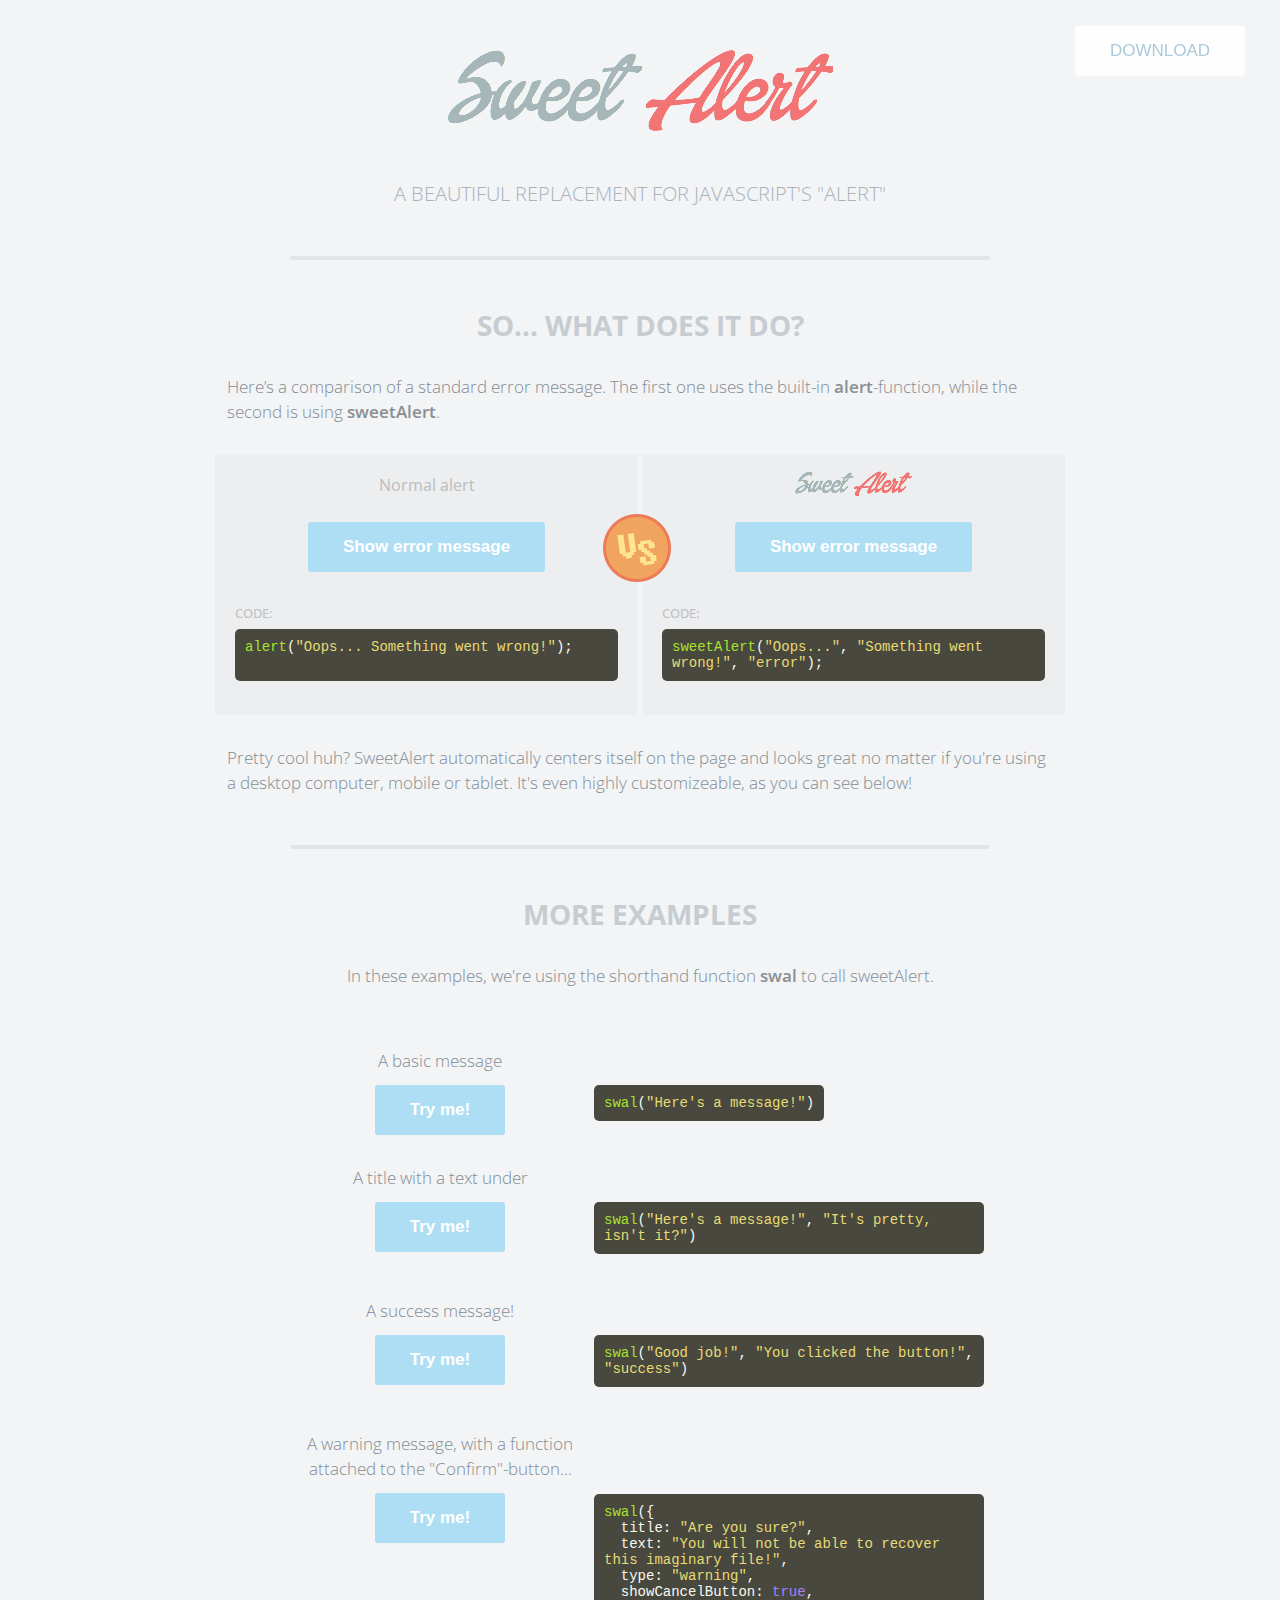
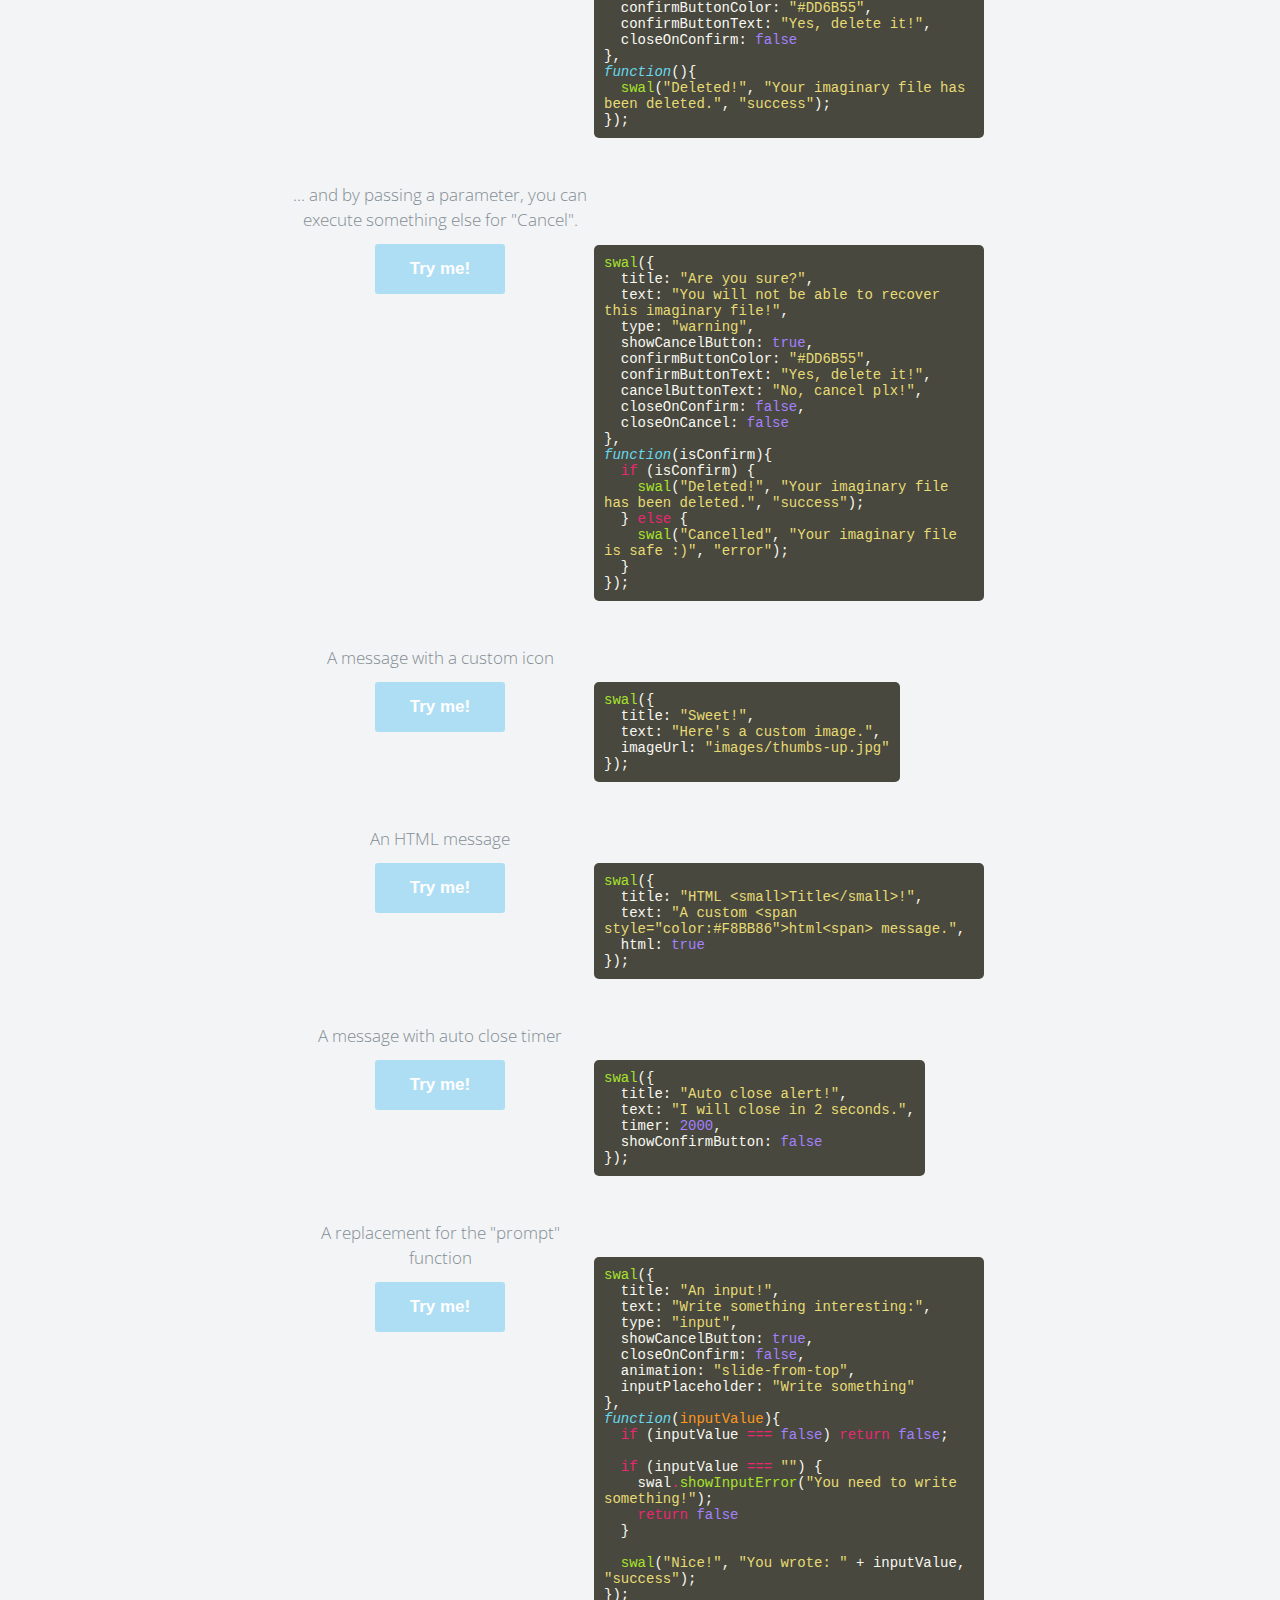
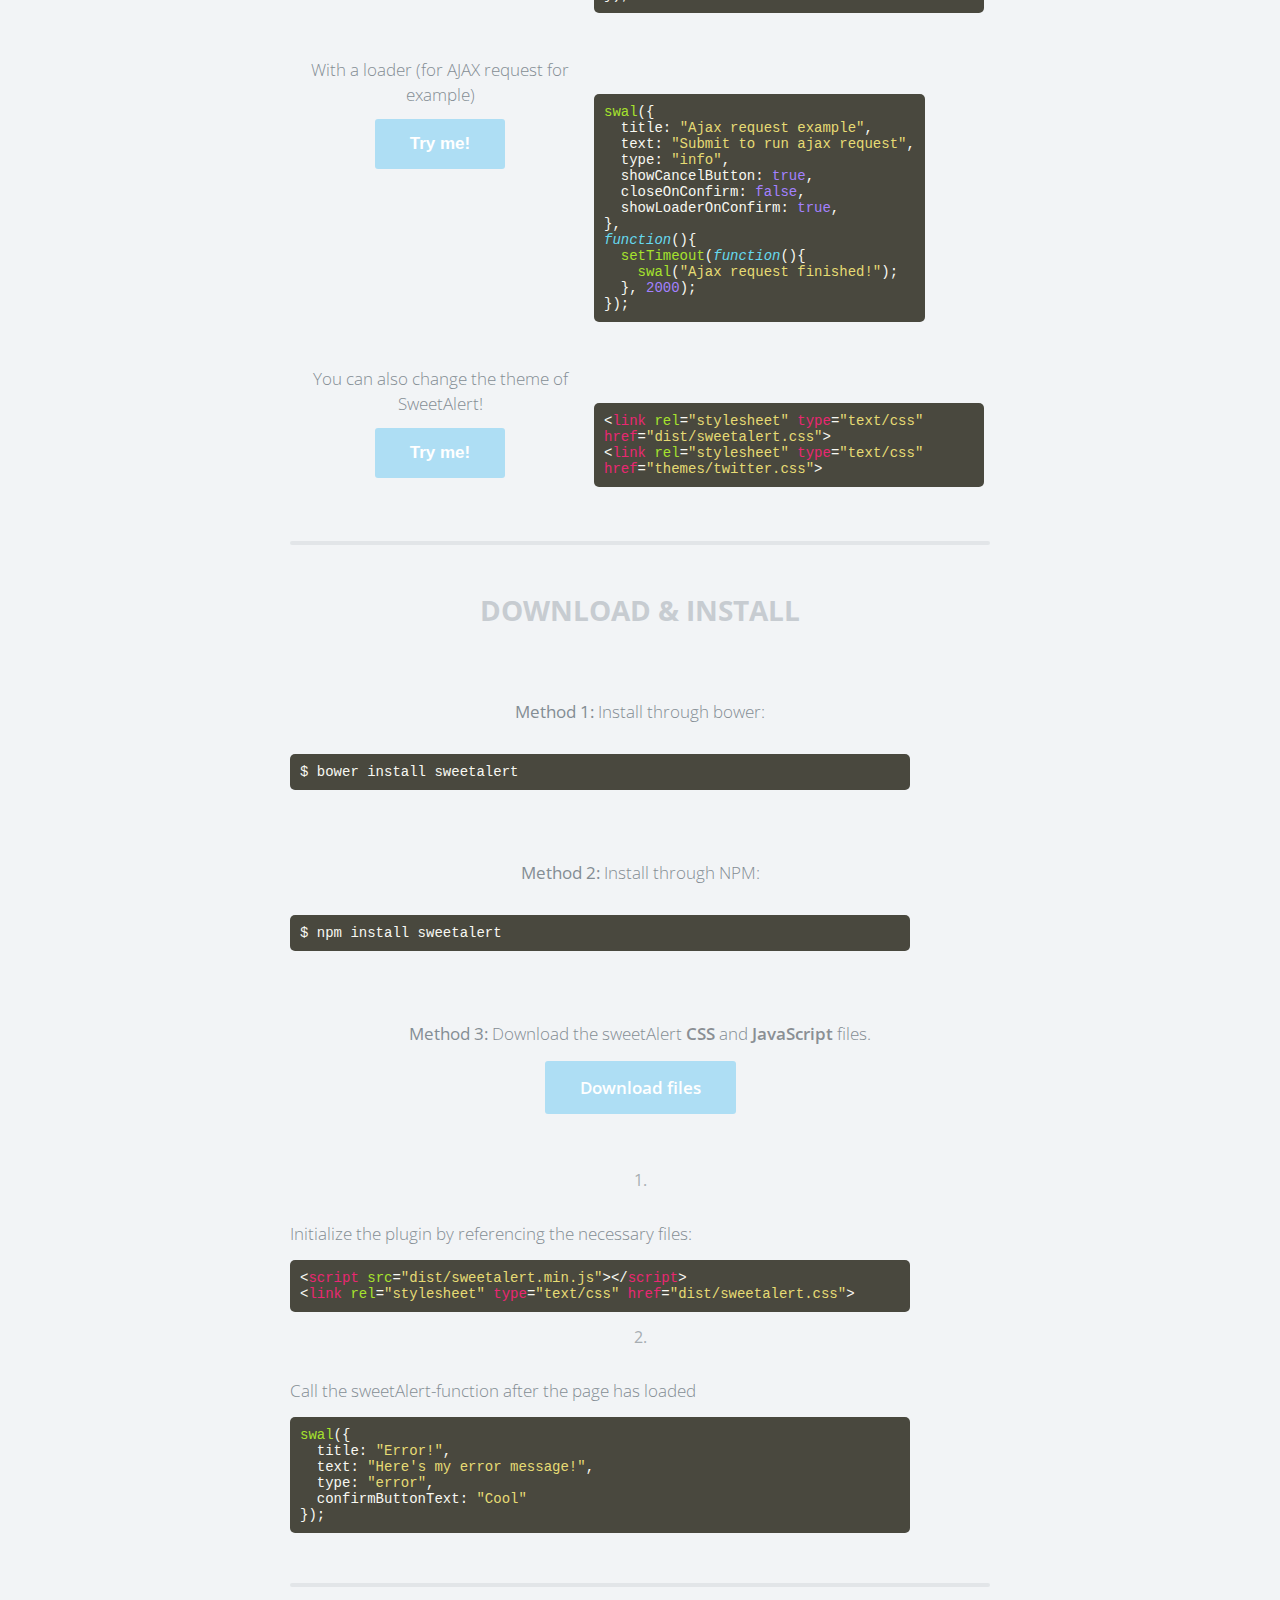
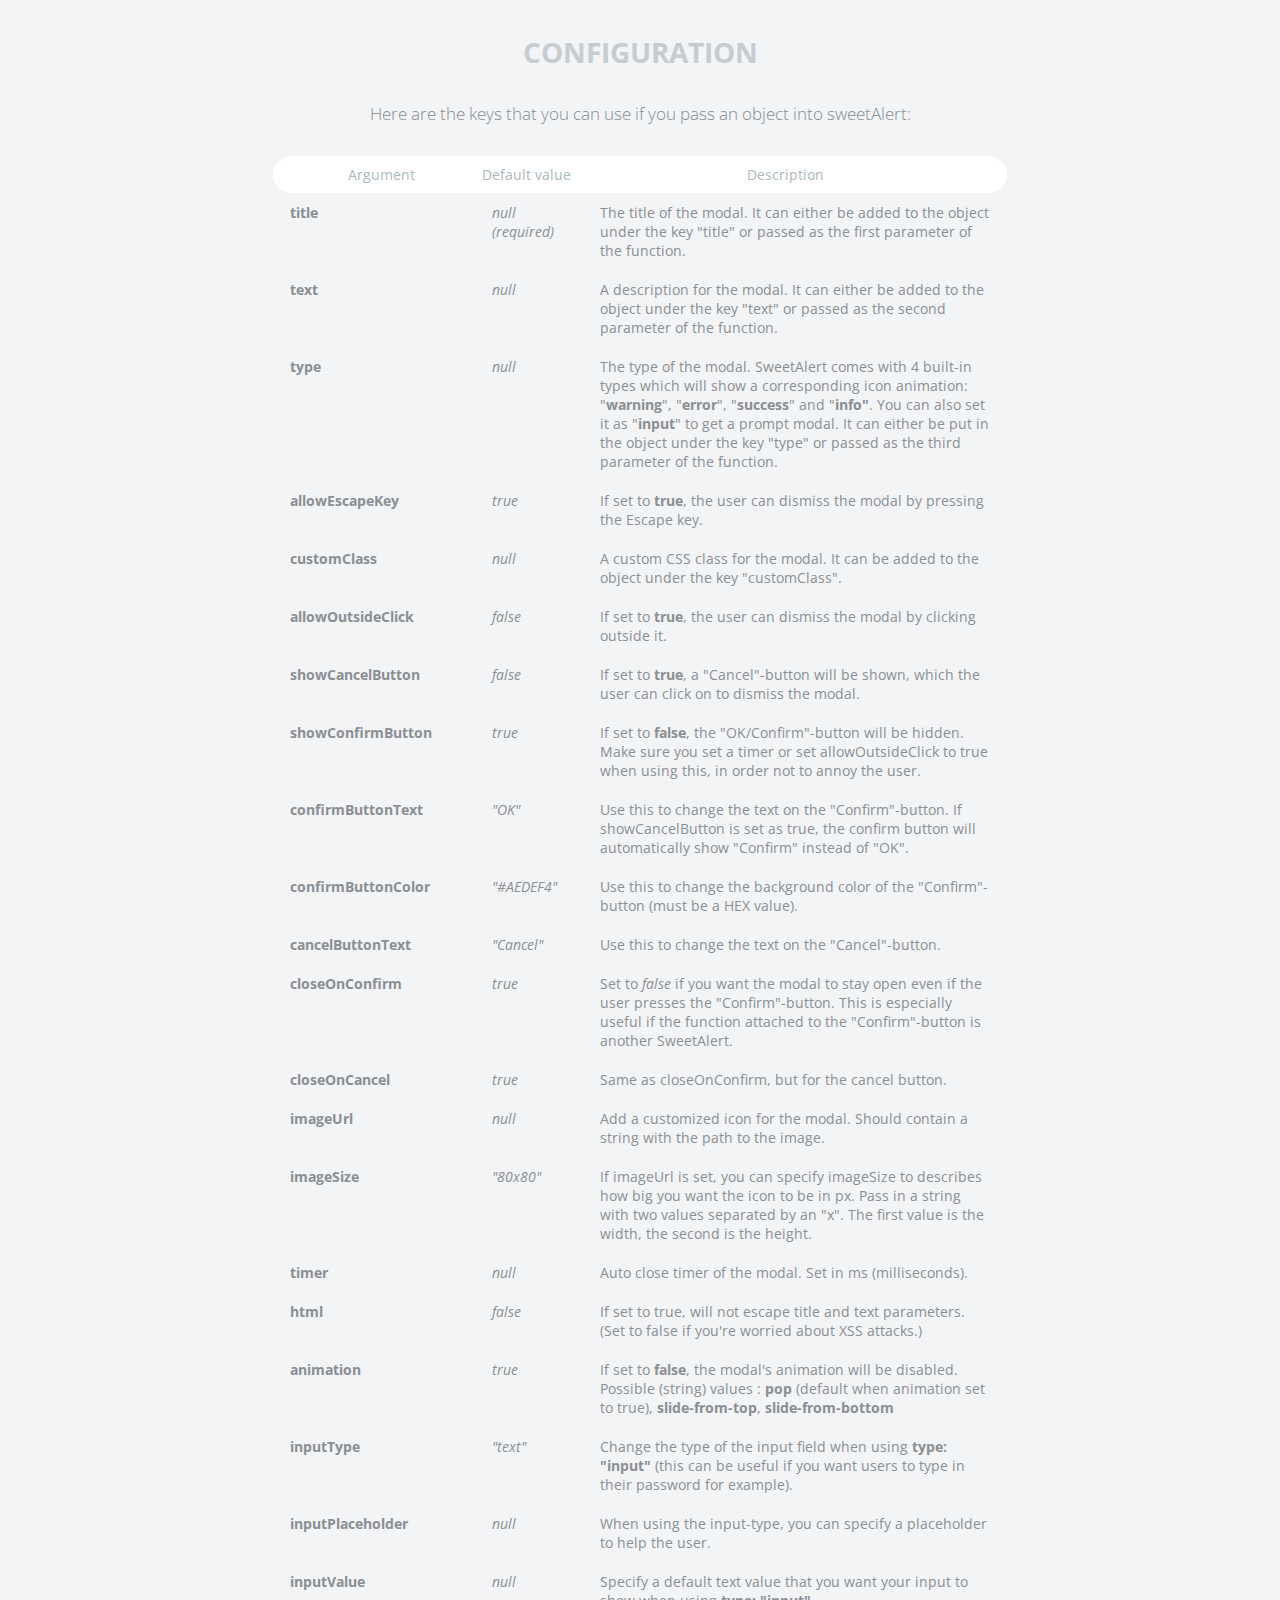
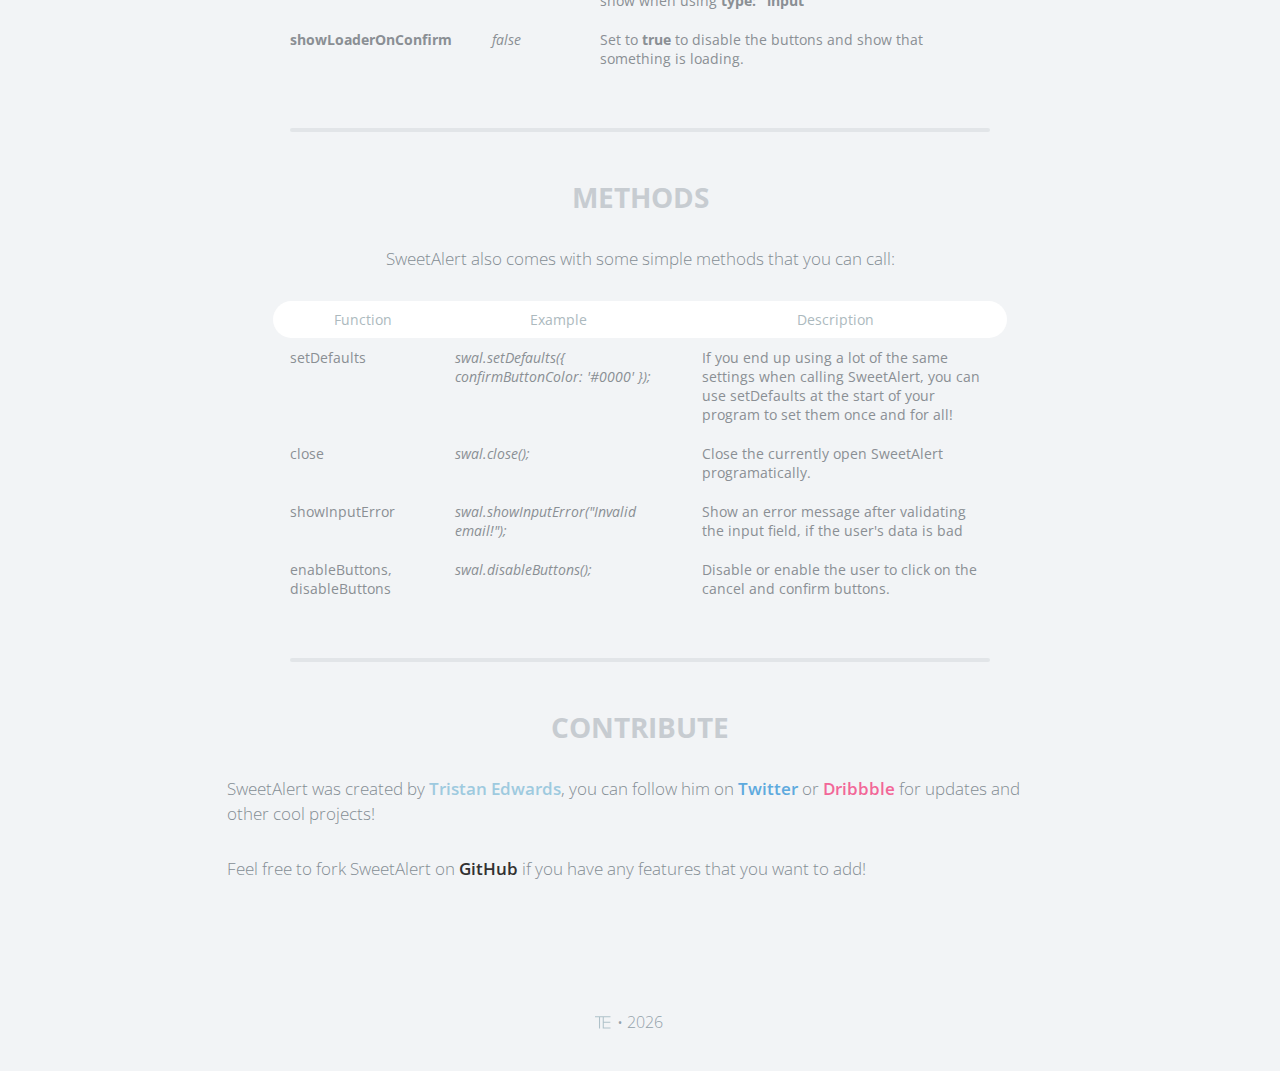
<file: sweetalert/index.html>
<!doctype html>

<html>

<head>
  <meta charset="utf-8">
  <meta name="viewport" content="width=device-width, initial-scale=1, maximum-scale=1, user-scalable=0" />
  <title>SweetAlert</title>

  <link rel="stylesheet" href="example/example.css">
  <script src="https://code.jquery.com/jquery-2.1.3.min.js"></script>

  <!-- This is what you need -->
  <script src="dist/sweetalert-dev.js"></script>
  <link rel="stylesheet" href="dist/sweetalert.css">
  <!--.......................-->

</head>

<body>

<h1>Sweet Alert</h1>
<h2>A beautiful replacement for JavaScript's "Alert"</h2>
<button class="download">Download</button>

<!-- What does it do? -->
<h3>So... What does it do?</h3>
<p>Here’s a comparison of a standard error message. The first one uses the built-in <strong>alert</strong>-function, while the second is using <strong>sweetAlert</strong>.</p>

<div class="showcase normal">
	<h4>Normal alert</h4>
	<button>Show error message</button>

	<h5>Code:</h5>
	<pre><span class="attr">alert</span>(<span class="str">"Oops... Something went wrong!"</span>);

	</pre>

	<div class="vs-icon"></div>
</div>

<div class="showcase sweet">
	<h4>Sweet Alert</h4>
	<button>Show error message</button>

	<h5>Code:</h5>
	<pre><span class="attr">sweetAlert</span>(<span class="str">"Oops..."</span>, <span class="str">"Something went wrong!"</span>, <span class="str">"error"</span>);</pre>
</div>

<p>Pretty cool huh? SweetAlert automatically centers itself on the page and looks great no matter if you're using a desktop computer, mobile or tablet. It's even highly customizeable, as you can see below!</p>


<!-- Examples -->
<h3>More examples</h3>

<p class="center">In these examples, we're using the shorthand function <strong>swal</strong> to call sweetAlert.</p>

<ul class="examples">

	<li class="message">
		<div class="ui">
			<p>A basic message</p>
			<button>Try me!</button>
		</div>
		<pre><span class="attr">swal</span>(<span class="str">"Here's a message!"</span>)</pre>
	</li>

	<li class="title-text">
		<div class="ui">
			<p>A title with a text under</p>
			<button>Try me!</button>
		</div>
		<pre><span class="attr">swal</span>(<span class="str">"Here's a message!"</span>, <span class="str">"It's pretty, isn't it?"</span>)</pre>
	</li>

	<li class="success">
		<div class="ui">
			<p>A success message!</p>
			<button>Try me!</button>
		</div>
		<pre><span class="attr">swal</span>(<span class="str">"Good job!"</span>, <span class="str">"You clicked the button!"</span>, <span class="str">"success"</span>)</pre>
	</li>

	<li class="warning confirm">
		<div class="ui">
			<p>A warning message, with a function attached to the "Confirm"-button...</p>
			<button>Try me!</button>
		</div>
		<pre><span class="attr">swal</span>({
&nbsp;&nbsp;title: <span class="str">"Are you sure?"</span>,
&nbsp;&nbsp;text: <span class="str">"You will not be able to recover this imaginary file!"</span>,
&nbsp;&nbsp;type: <span class="str">"warning"</span>,
&nbsp;&nbsp;showCancelButton: <span class="val">true</span>,
&nbsp;&nbsp;confirmButtonColor: <span class="str">"#DD6B55"</span>,
&nbsp;&nbsp;confirmButtonText: <span class="str">"Yes, delete it!"</span>,
&nbsp;&nbsp;closeOnConfirm: <span class="val">false</span>
},
<span class="func"><i>function</i></span>(){
&nbsp;&nbsp;<span class="attr">swal</span>(<span class="str">"Deleted!"</span>, <span class="str">"Your imaginary file has been deleted."</span>, <span class="str">"success"</span>);
});</pre>
	</li>

	<li class="warning cancel">
		<div class="ui">
			<p>... and by passing a parameter, you can execute something else for "Cancel".</p>
			<button>Try me!</button>
		</div>
		<pre><span class="attr">swal</span>({
&nbsp;&nbsp;title: <span class="str">"Are you sure?"</span>,
&nbsp;&nbsp;text: <span class="str">"You will not be able to recover this imaginary file!"</span>,
&nbsp;&nbsp;type: <span class="str">"warning"</span>,
&nbsp;&nbsp;showCancelButton: <span class="val">true</span>,
&nbsp;&nbsp;confirmButtonColor: <span class="str">"#DD6B55"</span>,
&nbsp;&nbsp;confirmButtonText: <span class="str">"Yes, delete it!"</span>,
&nbsp;&nbsp;cancelButtonText: <span class="str">"No, cancel plx!"</span>,
&nbsp;&nbsp;closeOnConfirm: <span class="val">false</span>,
&nbsp;&nbsp;closeOnCancel: <span class="val">false</span>
},
<span class="func"><i>function</i></span>(isConfirm){
&nbsp;&nbsp;<span class="tag">if</span> (isConfirm) {
&nbsp;&nbsp;&nbsp;&nbsp;<span class="attr">swal</span>(<span class="str">"Deleted!"</span>, <span class="str">"Your imaginary file has been deleted."</span>, <span class="str">"success"</span>);
&nbsp;&nbsp;} <span class="tag">else</span> {
	&nbsp;&nbsp;&nbsp;&nbsp;<span class="attr">swal</span>(<span class="str">"Cancelled"</span>, <span class="str">"Your imaginary file is safe :)"</span>, <span class="str">"error"</span>);
&nbsp;&nbsp;}
});</pre>
	</li>

	<li class="custom-icon">
		<div class="ui">
			<p>A message with a custom icon</p>
			<button>Try me!</button>
		</div>
		<pre><span class="attr">swal</span>({
&nbsp;&nbsp;title: <span class="str">"Sweet!"</span>,
&nbsp;&nbsp;text: <span class="str">"Here's a custom image."</span>,
&nbsp;&nbsp;imageUrl: <span class="str">"images/thumbs-up.jpg"</span>
});</pre>
	</li>

	<li class="message-html">
		<div class="ui">
			<p>An HTML message</p>
			<button>Try me!</button>
		</div>
		<pre><span class="attr">swal</span>({
&nbsp;&nbsp;title: <span class="str">"HTML &lt;small&gt;Title&lt;/small&gt;!"</span>,
&nbsp;&nbsp;text: <span class="str">"A custom &lt;span style="color:#F8BB86"&gt;html&lt;span&gt; message."</span>,
&nbsp;&nbsp;html: <span class="val">true</span>
});</pre>
	</li>

	<li class="timer">
		<div class="ui">
			<p>A message with auto close timer</p>
			<button>Try me!</button>
		</div>
		<pre><span class="attr">swal</span>({
&nbsp;&nbsp;title: <span class="str">"Auto close alert!"</span>,
&nbsp;&nbsp;text: <span class="str">"I will close in 2 seconds."</span>,
&nbsp;&nbsp;timer: <span class="val">2000</span>,
&nbsp;&nbsp;showConfirmButton: <span class="val">false</span>
});</pre>
	</li>


	<li class="input">
		<div class="ui">
			<p>A replacement for the "prompt" function</p>
			<button>Try me!</button>
		</div>
		<pre><span class="attr">swal</span>({
&nbsp;&nbsp;title: <span class="str">"An input!"</span>,
&nbsp;&nbsp;text: <span class="str">"Write something interesting:"</span>,
&nbsp;&nbsp;type: <span class="str">"input"</span>,
&nbsp;&nbsp;showCancelButton: <span class="val">true</span>,
&nbsp;&nbsp;closeOnConfirm: <span class="val">false</span>,
&nbsp;&nbsp;animation: <span class="str">"slide-from-top"</span>,
&nbsp;&nbsp;inputPlaceholder: <span class="str">"Write something"</span>
},
<span class="func"><i>function</i></span>(<span class="arg">inputValue</span>){
&nbsp;&nbsp;<span class="tag">if</span> (inputValue <span class="tag">===</span> <span class="val">false</span>) <span class="tag">return</span> <span class="val">false</span>;
&nbsp;&nbsp;
&nbsp;&nbsp;<span class="tag">if</span> (inputValue <span class="tag">===</span> <span class="str">""</span>) {
&nbsp;&nbsp;&nbsp;&nbsp;swal<span class="tag">.</span><span class="attr">showInputError</span>(<span class="str">"You need to write something!"</span>);
&nbsp;&nbsp;&nbsp;&nbsp;<span class="tag">return</span> <span class="val">false</span>
&nbsp;&nbsp;}
&nbsp;&nbsp;
&nbsp;&nbsp;<span class="attr">swal</span>(<span class="str">"Nice!"</span>, <span class="str">"You wrote: "</span> + inputValue, <span class="str">"success"</span>);
});</pre>
	</li>

  <li class="ajax">
    <div class="ui">
			<p>With a loader (for AJAX request for example)</p>
			<button>Try me!</button>
		</div>
		<pre><span class="attr">swal</span>({
&nbsp;&nbsp;title: <span class="str">"Ajax request example"</span>,
&nbsp;&nbsp;text: <span class="str">"Submit to run ajax request"</span>,
&nbsp;&nbsp;type: <span class="str">"info"</span>,
&nbsp;&nbsp;showCancelButton: <span class="val">true</span>,
&nbsp;&nbsp;closeOnConfirm: <span class="val">false</span>,
&nbsp;&nbsp;showLoaderOnConfirm: <span class="val">true</span>,
},
<span class="func"><i>function</i></span>(){
&nbsp;&nbsp;<span class="attr">setTimeout</span>(<span class="func"><i>function</i></span>(){
&nbsp;&nbsp;&nbsp;&nbsp;<span class="attr">swal</span>(<span class="str">"Ajax request finished!"</span>);
&nbsp;&nbsp;}, <span class="val">2000</span>);
});</pre>
	</li>

	<li class="theme">
		<div class="ui">
			<p>You can also change the theme of SweetAlert!</p>
			<button>Try me!</button>
		</div>
		<pre>&lt;<span class="tag">link</span> <span class="attr">rel</span>=<span class="str">"stylesheet"</span> <span class="tag">type</span>=<span class="str">"text/css"</span> <span class="tag">href</span>=<span class="str">"dist/sweetalert.css"</span>&gt;
			&lt;<span class="tag">link</span> <span class="attr">rel</span>=<span class="str">"stylesheet"</span> <span class="tag">type</span>=<span class="str">"text/css"</span> <span class="tag">href</span>=<span class="str">"themes/twitter.css"</span>&gt;</pre>
	</li>

</ul>


<!-- Download & Install -->
<h3 id="download-section">Download & install</h3>

<div class="center-container">
	<p class="center"><b>Method 1:</b> Install through bower:</p>
	<pre class="center">$ bower install sweetalert</pre>
</div>

<div class="center-container">
	<p class="center"><b>Method 2:</b> Install through NPM:</p>
	<pre class="center">$ npm install sweetalert</pre>
</div>

<p class="center"><b>Method 3:</b> Download the sweetAlert <strong>CSS</strong> and <strong>JavaScript</strong> files.</p>

<a class="button" href="https://github.com/t4t5/sweetalert/archive/master.zip" download>Download files</a>

<ol>
	<li>
		<p>Initialize the plugin by referencing the necessary files:</p>
		<pre>&lt;<span class="tag">script</span> <span class="attr">src</span>=<span class="str">"dist/sweetalert.min.js"</span>&gt;&lt;/<span class="tag">script</span>&gt;
&lt;<span class="tag">link</span> <span class="attr">rel</span>=<span class="str">"stylesheet"</span> <span class="tag">type</span>=<span class="str">"text/css"</span> <span class="tag">href</span>=<span class="str">"dist/sweetalert.css"</span>&gt;</pre>
	</li>

	<li>
		<p>Call the sweetAlert-function after the page has loaded</p>
		<pre><span class="attr">swal</span>({
&nbsp;&nbsp;title: <span class="str">"Error!"</span>,
&nbsp;&nbsp;text: <span class="str">"Here's my error message!"</span>,
&nbsp;&nbsp;type: <span class="str">"error"</span>,
&nbsp;&nbsp;confirmButtonText: <span class="str">"Cool"</span>
});
</pre>
	</li>
</ol>



<!-- Configuration -->
<h3>Configuration</h3>

<p class="center">Here are the keys that you can use if you pass an object into sweetAlert:</p>

<table>
	<tr class="titles">
		<th>
			<div class="border-left"></div>
			Argument
		</th>
		<th>Default value</th>
		<th>
			<div class="border-right"></div>
			Description
		</th>
	</tr>
	<tr>
		<td><b>title</b></td>
		<td><i>null (required)</i></td>
		<td>The title of the modal. It can either be added to the object under the key "title" or passed as the first parameter of the function.</td>
	</tr>
	<tr>
		<td><b>text</b></td>
		<td><i>null</i></td>
		<td>A description for the modal. It can either be added to the object under the key "text" or passed as the second parameter of the function.</td>
	</tr>
	<tr>
		<td><b>type</b></td>
		<td><i>null</i></td>
		<td>The type of the modal. SweetAlert comes with 4 built-in types which will show a corresponding icon animation: "<strong>warning</strong>", "<strong>error</strong>", "<strong>success</strong>" and "<strong>info"</strong>. You can also set it as "<strong>input</strong>" to get a prompt modal. It can either be put in the object under the key "type" or passed as the third parameter of the function.</td>
	</tr>
    <tr>
      <td><b>allowEscapeKey</b></td>
      <td><i>true</i></td>
      <td>If set to <strong>true</strong>, the user can dismiss the modal by pressing the Escape key.</td>
    </tr>
	<tr>
		<td><b>customClass</b></td>
		<td><i>null</i></td>
		<td>A custom CSS class for the modal. It can be added to the object under the key "customClass".</td>
	</tr>
	<tr>
		<td><b>allowOutsideClick</b></td>
		<td><i>false</i></td>
		<td>If set to <strong>true</strong>, the user can dismiss the modal by clicking outside it.</td>
	</tr>
	<tr>
		<td><b>showCancelButton</b></td>
		<td><i>false</i></td>
		<td>If set to <strong>true</strong>, a "Cancel"-button will be shown, which the user can click on to dismiss the modal.</td>
	</tr>
	<tr>
		<td><b>showConfirmButton</b></td>
		<td><i>true</i></td>
		<td>If set to <strong>false</strong>, the "OK/Confirm"-button will be hidden. Make sure you set a timer or set allowOutsideClick to true when using this, in order not to annoy the user.</td>
	</tr>
	<tr>
		<td><b>confirmButtonText</b></td>
		<td><i>"OK"</i></td>
		<td>Use this to change the text on the "Confirm"-button. If showCancelButton is set as true, the confirm button will automatically show "Confirm" instead of "OK".</td>
	</tr>
	<tr>
		<td><b>confirmButtonColor</b></td>
		<td><i>"#AEDEF4"</i></td>
		<td>Use this to change the background color of the "Confirm"-button (must be a HEX value).</td>
	</tr>
	<tr>
		<td><b>cancelButtonText</b></td>
		<td><i>"Cancel"</i></td>
		<td>Use this to change the text on the "Cancel"-button.</td>
	</tr>
	<tr>
		<td><b>closeOnConfirm</b></td>
		<td><i>true</i></td>
		<td>Set to <i>false</i> if you want the modal to stay open even if the user presses the "Confirm"-button. This is especially useful if the function attached to the "Confirm"-button is another SweetAlert.</td>
	</tr>
	<tr>
		<td><b>closeOnCancel</b></td>
		<td><i>true</i></td>
		<td>Same as closeOnConfirm, but for the cancel button.</td>
	</tr>
	<tr>
		<td><b>imageUrl</b></td>
		<td><i>null</i></td>
		<td>Add a customized icon for the modal. Should contain a string with the path to the image.</td>
	</tr>
	<tr>
		<td><b>imageSize</b></td>
		<td><i>"80x80"</i></td>
		<td>If imageUrl is set, you can specify imageSize to describes how big you want the icon to be in px. Pass in a string with two values separated by an "x". The first value is the width, the second is the height.</td>
	</tr>
	<tr>
		<td><b>timer</b></td>
		<td><i>null</i></td>
		<td>Auto close timer of the modal. Set in ms (milliseconds).</td>
	</tr>
	<tr>
		<td><b>html</b></td>
		<td><i>false</i></td>
		<td>If set to true, will not escape title and text parameters. (Set to false if you're worried about XSS attacks.)</td>
	</tr>
	<tr>
		<td><b>animation</b></td>
		<td><i>true</i></td>
		<td>If set to <strong>false</strong>, the modal's animation will be disabled. Possible (string) values : <strong>pop</strong> (default when animation set to true), <strong>slide-from-top</strong>, <strong>slide-from-bottom</strong></td>
	</tr>
	<tr>
		<td><b>inputType</b></td>
		<td><i>"text"</i></td>
		<td>Change the type of the input field when using <strong>type: "input"</strong> (this can be useful if you want users to type in their password for example).</td>
	</tr>
	<tr>
		<td><b>inputPlaceholder</b></td>
		<td><i>null</i></td>
		<td>When using the input-type, you can specify a placeholder to help the user.</td>
	</tr>
	<tr>
		<td><b>inputValue</b></td>
		<td><i>null</i></td>
		<td>Specify a default text value that you want your input to show when using <strong>type: "input"</strong></td>
	</tr>
	<tr>
		<td><b>showLoaderOnConfirm</b></td>
		<td><i>false</i></td>
    <td>Set to <strong>true</strong> to disable the buttons and show that something is loading.</td>
	</tr>
</table>


<!-- Methods -->
<h3>Methods</h3>

<p class="center">SweetAlert also comes with some simple methods that you can call:</p>

<table>
	<tr class="titles">
		<th>
			<div class="border-left"></div>
			Function
		</th>
		<th>Example</th>
		<th>
			<div class="border-right"></div>
			Description
		</th>
	</tr>
	<tr>
		<td>setDefaults</td>
		<td><i>swal.setDefaults({ confirmButtonColor: '#0000' });</i></td>
		<td>If you end up using a lot of the same settings when calling SweetAlert, you can use setDefaults at the start of your program to set them once and for all!</td>
	</tr>
	<tr>
		<td>close</td>
		<td><i>swal.close();</i></td>
		<td>Close the currently open SweetAlert programatically.</td>
	</tr>
	<tr>
		<td>showInputError</td>
		<td><i>swal.showInputError("Invalid email!");</i></td>
		<td>Show an error message after validating the input field, if the user's data is bad</td>
	</tr>
	<tr>
		<td>enableButtons, disableButtons</td>
		<td><i>swal.disableButtons();</i></td>
		<td>Disable or enable the user to click on the cancel and confirm buttons.</td>
	</tr>
</table>



<!-- Contribute -->
<h3>Contribute</h3>
<p>SweetAlert was created by <a href="http://tristanedwards.me" target="_blank">Tristan Edwards</a>, you can follow him on <a href="https://twitter.com/t4t5" target="_blank" class="twitter">Twitter</a> or <a href="https://dribbble.com/tristanedwards" target="_blank" class="dribbble">Dribbble</a> for updates and other cool projects!</p>
<p>Feel free to fork SweetAlert on <a href="https://github.com/t4t5/sweetalert" class="github">GitHub</a> if you have any features that you want to add!</p>


<footer>
	<span class="te-logo">TE</span> • <script>document.write(new Date().getFullYear())</script>
</footer>


<script>

document.querySelector('button.download').onclick = function(){
	$("html, body").animate({ scrollTop: $("#download-section").offset().top }, 1000);
};

document.querySelector('.showcase.normal button').onclick = function(){
	alert("Oops... Something went wrong!");
};

document.querySelector('.showcase.sweet button').onclick = function(){
	swal("Oops...", "Something went wrong!", "error");
};

document.querySelector('ul.examples li.message button').onclick = function(){
	swal("Here's a message!");
};

document.querySelector('ul.examples li.timer button').onclick = function(){
	swal({
		title: "Auto close alert!",
		text: "I will close in 2 seconds.",
		timer: 2000,
		showConfirmButton: false
	});
};

document.querySelector('ul.examples li.title-text button').onclick = function(){
	swal("Here's a message!", "It's pretty, isn't it?");
};

document.querySelector('ul.examples li.success button').onclick = function(){
	swal("Good job!", "You clicked the button!", "success");
};

document.querySelector('ul.examples li.warning.confirm button').onclick = function(){
	swal({
		title: "Are you sure?",
		text: "You will not be able to recover this imaginary file!",
		type: "warning",
		showCancelButton: true,
		confirmButtonColor: '#DD6B55',
		confirmButtonText: 'Yes, delete it!',
		closeOnConfirm: false
	},
	function(){
		swal("Deleted!", "Your imaginary file has been deleted!", "success");
	});
};

document.querySelector('ul.examples li.warning.cancel button').onclick = function(){
	swal({
		title: "Are you sure?",
		text: "You will not be able to recover this imaginary file!",
		type: "warning",
		showCancelButton: true,
		confirmButtonColor: '#DD6B55',
		confirmButtonText: 'Yes, delete it!',
		cancelButtonText: "No, cancel plx!",
		closeOnConfirm: false,
		closeOnCancel: false
	},
	function(isConfirm){
    if (isConfirm){
      swal("Deleted!", "Your imaginary file has been deleted!", "success");
    } else {
      swal("Cancelled", "Your imaginary file is safe :)", "error");
    }
	});
};

document.querySelector('ul.examples li.custom-icon button').onclick = function(){
	swal({
		title: "Sweet!",
		text: "Here's a custom image.",
		imageUrl: 'example/images/thumbs-up.jpg'
	});
};

document.querySelector('ul.examples li.message-html button').onclick = function(){
	swal({
		title: "HTML <small>Title</small>!",
		text: 'A custom <span style="color:#F8BB86">html</span> message.',
		html: true
	});
};

document.querySelector('ul.examples li.input button').onclick = function(){
	swal({
		title: "An input!",
		text: 'Write something interesting:',
		type: 'input',
		showCancelButton: true,
		closeOnConfirm: false,
		animation: "slide-from-top",
		inputPlaceholder: "Write something",
	},
	function(inputValue){
		if (inputValue === false) return false;

		if (inputValue === "") {
			swal.showInputError("You need to write something!");
			return false;
		}
    
		swal("Nice!", 'You wrote: ' + inputValue, "success");

	});
};

document.querySelector('ul.examples li.theme button').onclick = function() {
	swal({
		title: "Themes!",
		text: "Here's the Twitter theme for SweetAlert!",
		confirmButtonText: "Cool!",
		customClass: 'twitter'
	});
};

document.querySelector('ul.examples li.ajax button').onclick = function() {
  swal({
    title: 'Ajax request example',
    text: 'Submit to run ajax request',
    type: 'info',
    showCancelButton: true,
    closeOnConfirm: false,
    showLoaderOnConfirm: true,
  }, function(){
    setTimeout(function() {
      swal('Ajax request finished!');
    }, 2000);
  });
};

</script>



</body>

</html>
</file>
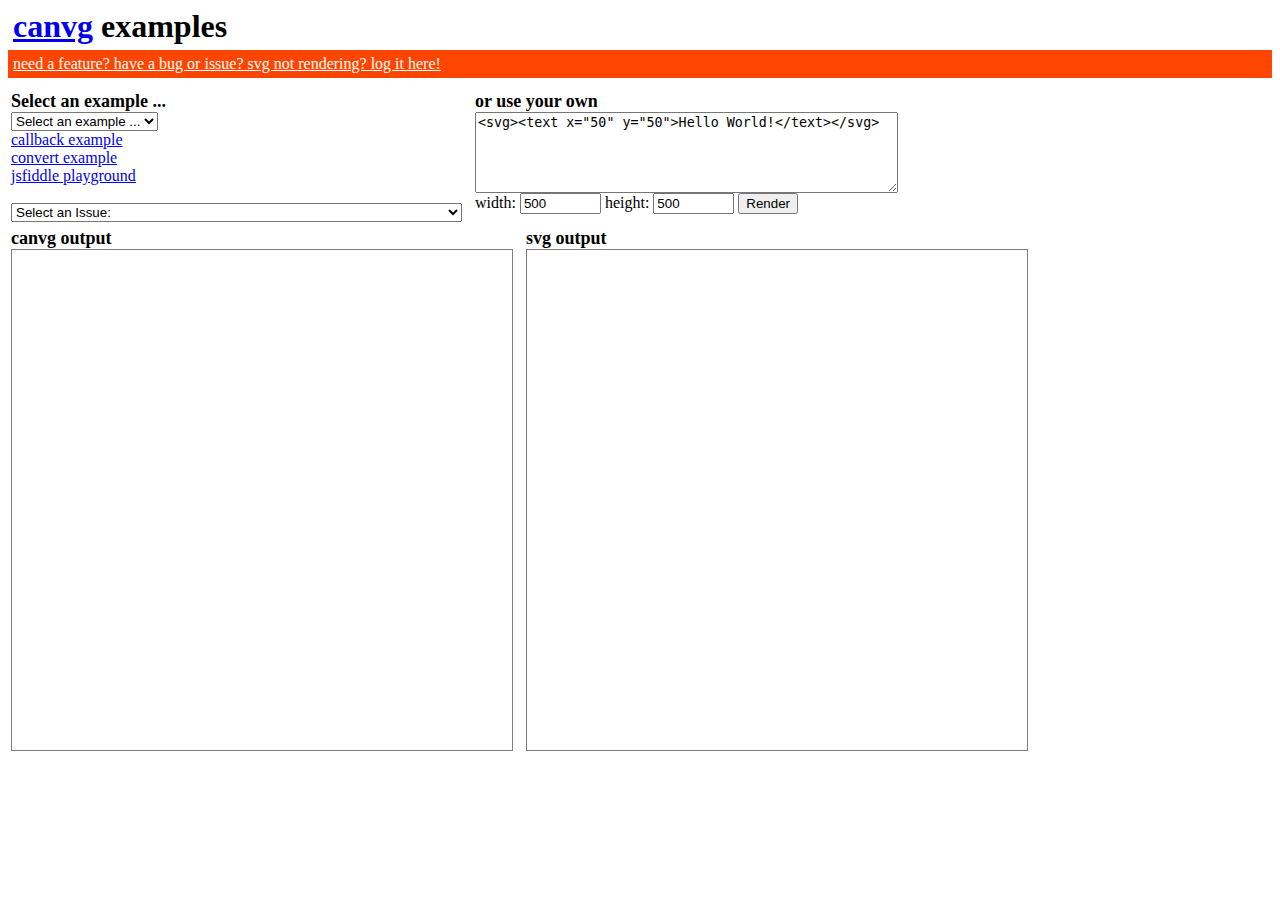
<file: canvg-master/examples/index.htm>
<!DOCTYPE HTML PUBLIC "-//W3C//DTD HTML 4.01 Transitional//EN" "http://www.w3.org/TR/html4/loose.dtd">
<html>
	<head>
		<title>canvg.js test</title>
		<!--[if lt IE 9]>
		<script type="text/javascript" src="flashcanvas.js"></script>
		<![endif]-->		
		<script type="text/javascript" src="../rgbcolor.js"></script>
    <script type="text/javascript" src="../StackBlur.js"></script>
		<script type="text/javascript" src="../canvg.js"></script>
		<script type="text/javascript" src="../StackBlur.js"></script>
		<script type="text/javascript">
		function q(k) {
			var qs = window.location.search.substring(1);
			var t = qs.split("&");
			for (i=0;i<t.length;i++) {
				kv = t[i].split("=");
				if (kv[0] == k) return unescape(kv[1]).replace('+',' ');
			}		
			return null;
		}		
		var overrideTextBox = false;
		var context;
		function bodyonload() {
			var qUrl = q('url'); if (qUrl != null && qUrl != '') { overrideTextBox = true; render(qUrl); }
			var qSvg = q('svg'); if (qSvg != null && qSvg != '') { overrideTextBox = true; render(qSvg); }
			
			var examples = document.getElementById('examples');
			examples.onchange = function () {
				if (!examples.value) return;
				overrideTextBox = true; 
				render('../svgs/' + examples.value);
			};
			
			var issues = document.getElementById('issues');
			issues.onchange = function () {
				if (!issues.value) return;
				overrideTextBox = true; 
				render('../svgs/' + issues.value);
			};
		}
		function render(svg, width, height) {
			document.createElement('canvas')
			var c = document.createElement('canvas');		
			c.width = width || 500;
			c.height = height || 500;
			document.getElementById('canvas').innerHTML = '';
			document.getElementById('canvas').appendChild(c);
			if (typeof FlashCanvas != "undefined") {
				FlashCanvas.initElement(c);
			}
			canvg(c, svg, { log: true, renderCallback: function (dom) {
				if (typeof FlashCanvas != "undefined") {
					document.getElementById('svg').innerHTML = 'svg not supported';
				} else {
					var svg = (new XMLSerializer()).serializeToString(dom);
					document.getElementById('svg').innerHTML = svg;
					if (overrideTextBox) {
						document.getElementById('input').value = svg;
						overrideTextBox = false;
					}
				}
			}});
		}
		function renderCustom() {
			render(document.getElementById('input').value,
				   document.getElementById('width').value,
				   document.getElementById('height').value);
		}
		</script>
		
		<style type="text/css">
		body { font-family: verdana; }
		h1, h2 { margin: 0; }
		#title { padding: 0 0 5px 5px; }
		h2 { font-size: 18px; }
		#message { background-color: orangered; padding: 5px; margin-bottom: 10px; }
		#message a { color: white; }
		td { vertical-align: top; padding-right: 10px; }
		a image { border: 0; }
		.output { border: 1px solid gray; width: 500px; height: 500px; overflow: scroll; }
		</style>
		<script type="text/javascript">

		  var _gaq = _gaq || [];
		  _gaq.push(['_setAccount', 'UA-15494947-1']);
		  _gaq.push(['_trackPageview']);

		  (function() {
			var ga = document.createElement('script'); ga.type = 'text/javascript'; ga.async = true;
			ga.src = ('https:' == document.location.protocol ? 'https://ssl' : 'http://www') + '.google-analytics.com/ga.js';
			var s = document.getElementsByTagName('script')[0]; s.parentNode.insertBefore(ga, s);
		  })();

		</script>		
	</head>
	<body onload="bodyonload();">
		<h1 id="title"><a href="http://canvg.googlecode.com/">canvg</a> examples</h1>
		<div id="message"><a href="http://code.google.com/p/canvg/issues/list" target="_blank">need a feature? have a bug or issue? svg not rendering? log it here!</a></div>

		<table><tr><td>
			<h2>Select an example ...</h2>
			<select id="examples"><!-- image/svg+xml -->
				<option value="">Select an example ...</option>
				<optgroup label="complex">
					<option value="1.svg">soccer</option>
					<option value="22.svg">world</option>
					<option value="23.svg">tiger</option>
					<option value="25.svg">butterfly</option>
					<option value="26.svg">floorplan</option>
				</optgroup>
				<optgroup label="basic shapes">
					<option value="2.svg">all</option>
					<option value="8.svg">layers</option>
				</optgroup>
				<optgroup label="paths">
					<option value="10.svg">line</option>
					<option value="11.svg">poly</option>
					<option value="13.svg">path</option>
					<option value="15.svg">curve</option>
					<option value="27.svg">arcs</option>
					<option value="29.svg">markers</option>
				</optgroup>
				<optgroup label="gradients &amp; patterns">
					<option value="16.svg">linear</option>
					<option value="18.svg">radial</option>
					<option value="19.svg">radial focus</option>
					<option value="30.svg">pattern</option>
					<option value="34.svg">transform</option>
				</optgroup>
				<optgroup label="animations">
					<option value="20.svg">indefinite</option>
					<option value="21.svg">multiple</option>
				</optgroup>
				<optgroup label="text">
					<option value="35.svg">glyphs</option>
					<option value="36.svg">external</option>
				</optgroup>
				<optgroup label="other">
					<option value="33.svg">masks</option>
					<option value="24.svg">units</option>
					<option value="28.svg">viewport</option>
					<option value="31.svg">links</option>
					<option value="32.svg">images</option>
				</optgroup>
			</select><br />
			<a href="callback.htm">callback example</a><br />
			<a href="convert.htm">convert example</a><br />
			<a href="http://jsfiddle.net/qDmhV/" target="_blank">jsfiddle playground</a><br />
			<br />
			<select id="issues"><!-- image/svg+xml -->
				<option value="">Select an Issue:</option>
				<option value="issue3.svg">Issue #3: radial gradient (broken)</option>
				<option value="issue8.svg">Issue #8: stroke linecap</option>
				<option value="issue24.svg">Issue #24: clipPath</option>
				<option value="issue25.svg">Issue #25: stroke-linejoin</option>
				<option value="issue30.svg">Issue #30: text-anchor</option>
				<option value="issue31.svg">Issue #31: font-size</option>
				<option value="issue32.svg">Issue #32: font-family</option>
				<option value="issue33.svg">Issue #33: font-style</option>
				<option value="issue34.svg">Issue #34: font-weight</option>
				<option value="issue35.svg">Issue #35: gradient strokes</option>
				<option value="issue36.svg">Issue #36: marker</option>
				<option value="issue38.svg">Issue #38: tspan</option>
				<option value="issue39.svg">Issue #39: tref</option>
				<option value="issue40.svg">Issue #40: pattern</option>
				<option value="issue41.svg">Issue #41: symbol</option>
				<option value="issue42.svg">Issue #42: polyline marker</option>
				<option value="issue44.svg">Issue #44: inner links</option>
				<option value="issue45.svg">Issue #45: gradient transform (broken)</option>
				<option value="issue46.svg">Issue #46: multi-line text</option>
				<option value="issue48.svg">Issue #48: complex radial gradient</option>
				<option value="issue50.svg">Issue #50: gradient changing paths</option>
				<option value="issue52.svg">Issue #52: stroke dash support</option>
				<option value="issue54.svg">Issue #54: path control points</option>
				<option value="issue55.svg">Issue #55: clipPath</option>
				<option value="issue57.svg">Issue #57: use and def</option>
				<option value="issue57b.svg">Issue #57b: complex gradient</option>
				<option value="issue66.svg">Issue #66: gaussian blur</option>
				<option value="issue67.svg">Issue #67: complex paths</option>
				<option value="issue70.svg">Issue #70: bounding box (broken - missing shadow)</option>
				<option value="issue71.svg">Issue #71: glyph</option>
				<option value="issue73.svg">Issue #73: animation fill freeze</option>
				<option value="issue75.svg">Issue #75: path command z</option>
				<option value="issue76.svg">Issue #76: fill rule even odd</option>
				<option value="issue77.svg">Issue #77: inherited stroke colors</option>
				<option value="issue79.svg">Issue #79: use width height</option>
				<option value="issue82.svg">Issue #82: external font</option>
				<option value="issue85.svg">Issue #85: arabic glyphs</option>
				<option value="issue88.svg">Issue #88: centered text</option>
				<option value="issue89.svg">Issue #89: gradient transforms</option>
				<option value="issue91.svg">Issue #91: opacity masks</option>
				<option value="issue94.svg">Issue #94: visibility attribute</option>
				<option value="issue97.svg">Issue #97: slow loading time</option>
				<option value="issue98.svg">Issue #98: path error</option>
				<option value="issue99.svg">Issue #99: tspan offset</option>
				<option value="issue104.svg">Issue #104: linear gradient</option>
				<option value="issue106.svg">Issue #106: gradient transform</option>
				<option value="issue112.svg">Issue #112: marker orientation</option>
				<option value="issue114.svg">Issue #114: text anchor</option>
				<option value="issue115.svg">Issue #115: marker orientation</option>
				<option value="issue116.svg">Issue #116: text dominant baseline</option>
				<option value="issue117.svg">Issue #117: svg logo</option>
				<option value="issue121.svg">Issue #121: ellipse animation</option>
				<option value="issue122.svg">Issue #122: radial gradient (broken - don't scale)</option>
				<option value="issue125a.svg">Issue #125a: complex path and gradient</option>
				<option value="issue125b.svg">Issue #125b: complex path and gradient</option>
				<option value="issue128.svg">Issue #128: markers (broken - don't align)</option>
				<option value="issue132.svg">Issue #132: radial gradients (broken - don't scale)</option>
				<option value="issue134.svg">Issue #134: positioning</option>
				<option value="issue135.svg">Issue #135: gradient transform (broken)</option>
				<option value="issue137.svg">Issue #137: positioning (broken)</option>
				<option value="issue138.svg">Issue #138: image in pattern (broken)</option>
				<option value="issue142.svg">Issue #142: stroke dash support</option>
				<option value="issue144.svg">Issue #144: large complex</option>
				<option value="issue145.svg">Issue #145: css id selector</option>
				<option value="issue158.svg">Issue #158: complex w/ data images (broken - missing images in circles)</option>
				<option value="issue161.svg">Issue #161: google chart gradient (svg error)</option>
				<option value="issue166.svg">Issue #166: custom glyphs</option>
				<option value="issue172.svg">Issue #172: cylinder gradient (broken - radial gradient off)</option>
				<option value="issue175.svg">Issue #175: stroke width</option>
				<option value="issue176.svg">Issue #176: rounded rectangles</option>
				<option value="issue178.svg">Issue #178: pattern offset</option>
				<option value="issue179.svg">Issue #179: animate rotate transform center</option>
				<option value="issue180.svg">Issue #180: pattern x offset width (open)</option>
				<option value="issue181.svg">Issue #181: linear gradient (broken - not appearing)</option>
				<option value="issue182.svg">Issue #182: blur (broken - a bit off on intensity)</option>
				<option value="issue183.svg">Issue #183: mask error (broken)</option>
				<option value="issue184.svg">Issue #184: transformed pattern</option>
				<option value="issue187.svg">Issue #187: nested tspans</option>
				<option value="issue195.svg">Issue #195: gray filter</option>
				<option value="issue196.svg">Issue #196: incorrect radial gradient</option>
				<option value="issue197.svg">Issue #197: non smooth lines</option>
				<option value="issue202.svg">Issue #202: text anchor middle</option>
				<option value="issue202b.svg">Issue #202b: text anchor middle</option>
				<option value="issue206.svg">Issue #206: blur</option>
				<option value="issue211.svg">Issue #211: transform</option>
				<option value="issue212.svg">Issue #212: path shorthand quadratic bezier</option>
				<option value="issue217.svg">Issue #217: advanced css support</option>
				<option value="issue227.svg">Issue #227: clip path transform</option>
				<option value="issue229.svg">Issue #229: text anchor from style</option>
				<option value="issue231.svg">Issue #231: clip from style</option>
				<option value="issue234.svg">Issue #234: use / symbol</option>
				<option value="issue234b.svg">Issue #234b: use / symbol</option>
				<option value="issue234c.svg">Issue #234c: use / symbol</option>
				<option value="issue234d.svg">Issue #234d: use / symbol</option>
				<option value="issue234e.svg">Issue #234e: use / symbol</option>
				<option value="issue238.svg">Issue #238: improper clip context / FF stroke</option>
				<option value="issue241.svg">Issue #241: feColorMatrix</option>
				<option value="issue244.svg">Issue #244: text baseline</option>
				<option value="issue255.svg">Issue #255: transform parsing</option>
				<option value="issue268.svg">Issue #268: tspan dx dy not affecting x y</option>
				<option value="issue269.svg">Issue #269: opacity in e-notation</option>
				<option value="issue273.svg">Issue #273: fill freeze animation</option>
				<option value="issue282.svg">Issue #282: treat clip path as attribute</option>
				<option value="issue289.svg">Issue #289: multiple clip</option>
				<option value="issue322.svg">Issue #322: path parsing</option>
				<option value="issue352.svg">Issue #352: transform as style</option>
				<option value="issue358.svg">Issue #358: patternTransform rotate offset</option>
				<option value="issue362.svg">Issue #362: text tspan dx dy offset fixes</option>
				<option value="issue366.svg">Issue #366: referenced gradients</option>
				<option value="issue372.svg">Issue #372: referenced gradients</option>
				<option value="issue376.svg">Issue #376: recurring css class definitions</option>
			</select>
		</td><td>
			<h2>or use your own</h2>
			<textarea id="input" rows="5" cols="50">&lt;svg&gt;&lt;text x=&quot;50&quot; y=&quot;50&quot;&gt;Hello World!&lt;/text&gt;&lt;/svg&gt;</textarea><br />
			<label>width:</label> <input type="text" id="width" value="500" size="7" />
			<label>height:</label> <input type="text" id="height" value="500" size="7" />
			<input type="button" value="Render" onclick="renderCustom();" />		
		</td></tr></table>
		
		<table><tr><td>
			<h2>canvg output</h2>
			<div class="output" id="canvas"></div>
		</td><td>
			<h2>svg output</h2>
			<div class="output" id="svg"></div>
		</td></tr></table>
	</body>
</html>
</file>
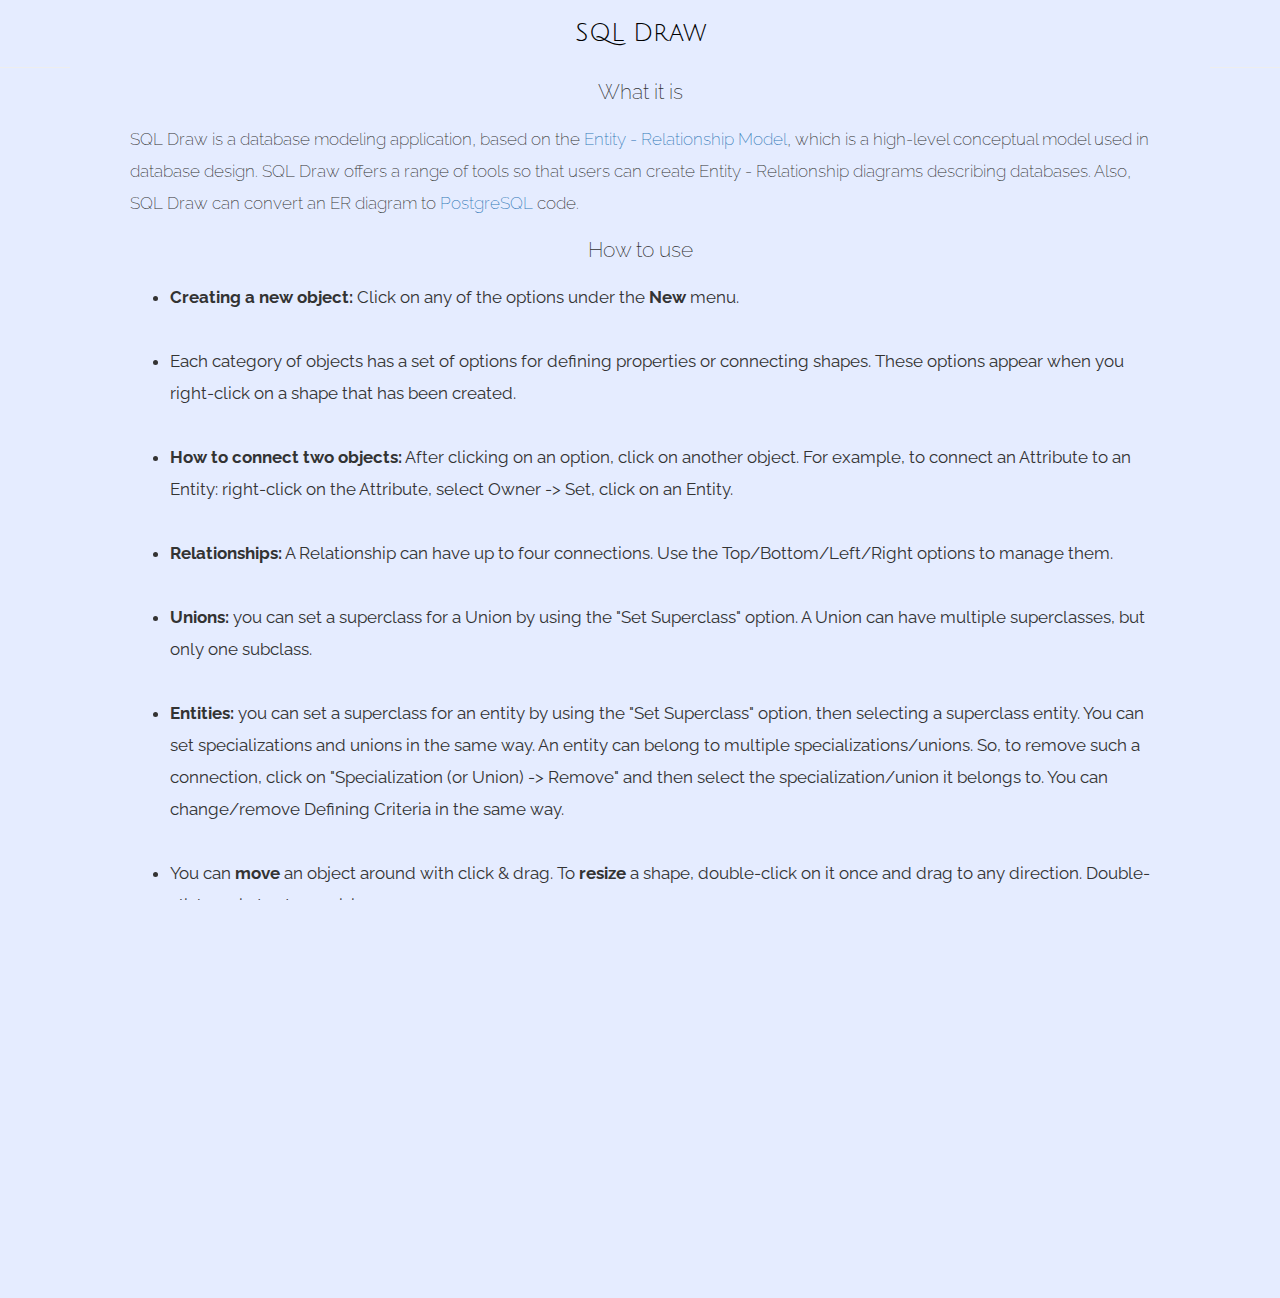
<file: instructions.html>
<!DOCTYPE html>

<html>
    <head>
        <title>SQL Draw</title>
        
        <meta charset="UTF-8">
        <meta name="viewport" content="width=device-width, initial-scale=1.0">
        <link href="https://fonts.googleapis.com/css?family=Julius+Sans+One" rel="stylesheet"> 
        <link href="https://fonts.googleapis.com/css?family=Raleway" rel="stylesheet"> 
        <link rel="stylesheet" type="text/css" href="https://maxcdn.bootstrapcdn.com/bootstrap/3.3.7/css/bootstrap.min.css">
        <link rel="stylesheet" type="text/css" href="newcss.css">
        <script src="snap.svg-min.js"></script>
        
        
    </head>
    <body>
        
         <div class="page-header">
                
             <a href="index.html"><h1 >SQL Draw</h1></a> 
                
         </div>
        
        
        
        <div class ="container">
            
           
            
            <div class="jumbotron">
                
                                
                <div class ="title">
                    
                    <p>What it is</p>
                    
                </div>
                
                <div class ="subtext">
                    
                    <p>SQL Draw is a database modeling application, based on the <a href="https://www.w3schools.in/dbms/er-model/">Entity - Relationship Model</a>, which is a high-level conceptual model used in database design. SQL Draw offers a range of tools so that users can create Entity - Relationship diagrams describing databases. Also, SQL Draw can convert an ER diagram to <a href="https://www.postgresql.org/">PostgreSQL</a> code. </p>
                    
                </div>                
                
                    
                <div class ="title">
                    
                    <p>How to use</p>
                    
                </div>
                
                <div class ="subtext">
                    
                     <ul>
                         <li><strong>Creating a new object:</strong> Click on any of the options under the <strong>New </strong>menu.</li>
                        <br>  
                        
                        <li>Each category of objects has a set of options for defining properties or connecting shapes. These options appear when you right-click on a shape that has been created.</li>
                        <br> 
                         
                        <li><strong>How to connect two objects:</strong> After clicking on an option, click on another object. For example, to connect an Attribute to an Entity: right-click on the Attribute, select Owner -> Set, click on an Entity. </li>
                        <br>  
                        
                        <li><strong>Relationships:</strong> A Relationship can have up to four connections. Use the Top/Bottom/Left/Right options to manage them.  </li>
                        <br> 

                        <li><strong>Unions:</strong> you can set a superclass for a Union by using the "Set Superclass" option. A Union can have multiple superclasses, but only one subclass.</li>
                        <br>                        
                        <li><strong>Entities:</strong> you can set a superclass for an entity by using the "Set Superclass" option, then selecting a superclass entity. You can set specializations and unions in the same way. An entity can belong to multiple specializations/unions. So, to remove such a connection, click on "Specialization (or Union) -> Remove" and then select the specialization/union it belongs to. You can change/remove Defining Criteria in the same way.</li>
                        <br>
                        <li>You can <strong>move</strong> an object around with click & drag. To <strong>resize</strong> a shape, double-click on it once and drag to any direction. Double-click again to stop resizing. </li>
                      </ul> 
                    
                </div>
                    
                
                <div class ="title">
                    
                    <p>About</p>
                    
                </div>
                
                <div class ="subtext">
                    
                    <p>SQL Draw was developed by Irene Papadopoulou as a thesis project for the undergraduate degree of the Department of Electrical and Computer Engineering, University of Thessaly, Greece. For more info about the project you can contact me at eirini.p09@gmail.com</p>
                    
                </div>
                    
                
                
            </div>   
            
           
        </div>  
        
        <br><br>
        
        <div id ="header">
            <nav class="navbar navbar-inverse" style="background-color: white; border:none; ">

                <div class="container-fluid">

                  <div class="navbar-header">
                    <button type="button" class="navbar-toggle" data-toggle="collapse" data-target="#myNavbar">
                      <span class="icon-bar"></span>
                      <span class="icon-bar"></span>
                      <span class="icon-bar"></span>                        
                    </button>

                  </div>
                  <div class="collapse navbar-collapse" id="myNavbar">
                    <ul class="nav navbar-nav">
                      <li><a href="index.html"> HOME </a></li>                  
                      <li><a href="instructions.html">HOW TO USE</a></li>
                      <li><a href="https://github.com/AM1467/AM1467.github.io">SOURCE CODE</a></li>
                    </ul>

                  </div>
                </div>

            </nav>
            
        </div>  
        
        <div id="contact">         
         
         <p>Developed by: Irene Papadopoulou, eirini.p09@gmail.com</p>
         
        </div>
        
        
    <script src="https://ajax.googleapis.com/ajax/libs/jquery/2.1.3/jquery.min.js"></script>
    <script src="https://maxcdn.bootstrapcdn.com/bootstrap/3.3.5/js/bootstrap.min.js"></script>   
    
    
    
    </body>
</html>
</file>
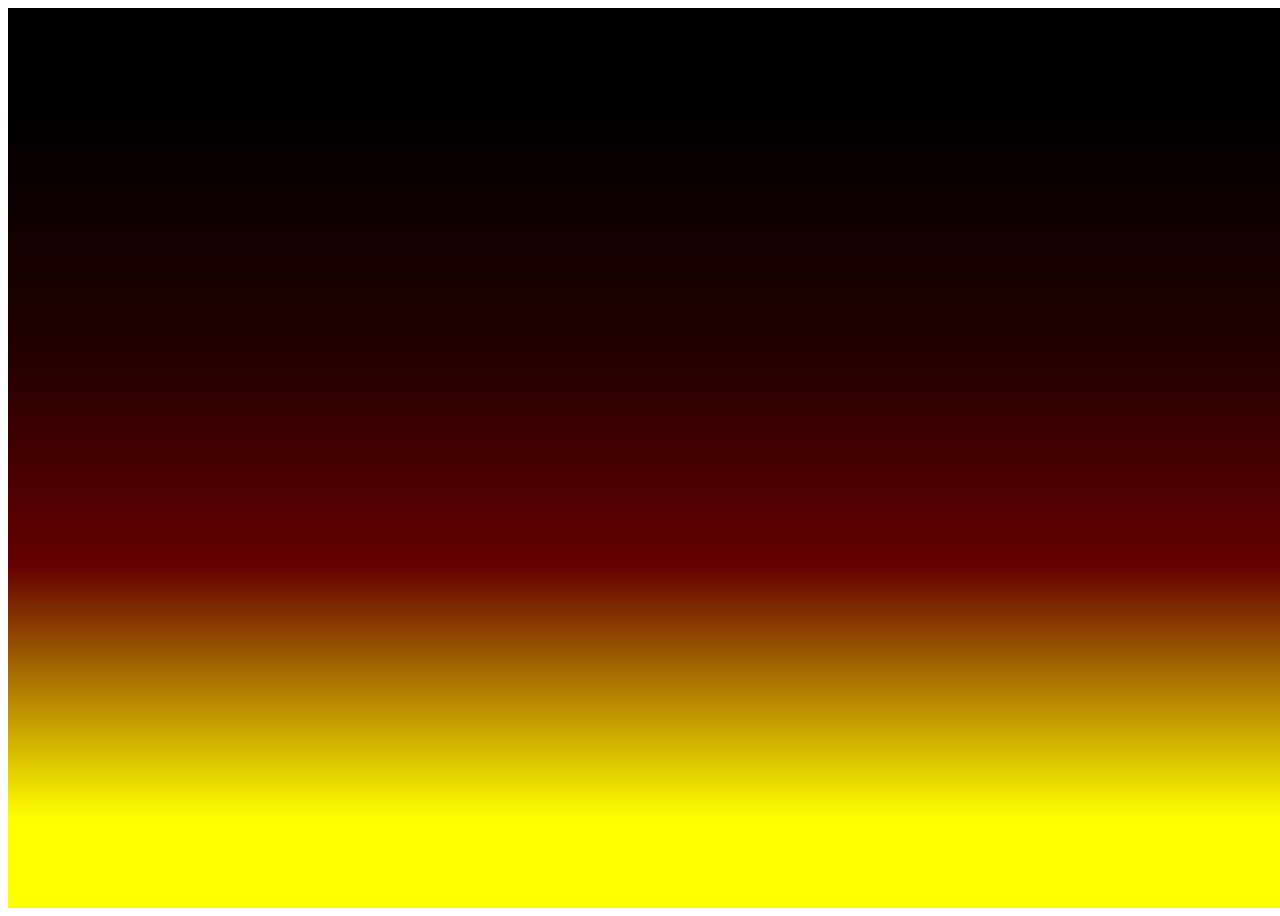
<file: canvg-master/examples/callback.htm>
<!DOCTYPE HTML PUBLIC "-//W3C//DTD HTML 4.01 Transitional//EN" "http://www.w3.org/TR/html4/loose.dtd">
<html>
	<head>
		<title>canvg.js callback test</title>
		<!--[if IE]>
		<script type="text/javascript" src="flashcanvas.js"></script>
		<![endif]-->		
		<script type="text/javascript" src="../rgbcolor.js"></script>
		<script type="text/javascript" src="../canvg.js"></script>
		<script type="text/javascript">
		var context;
		var redraw = false;
		function resize() {
			var c = document.getElementById('container');
			c.style.width = (window.innerWidth || document.body.clientWidth)+'px';
			c.style.height = (window.innerHeight || document.body.clientHeight)+'px';
			redraw = true;		
		}
		function bodyonload() { 
			if (typeof(FlashCanvas) != 'undefined') context = document.getElementById('canvas').getContext; 
			var svg = '<svg xmlns="http://www.w3.org/2000/svg" version="1.1" preserveAspectRatio="none" viewBox="0 0 100 100" style="width:100%; height:100%;">'
					 +'<linearGradient id="background_gradient_black" x1="0%" y1="10" x2="0%" y2="90" gradientUnits="userSpaceOnUse">'
					 +'<stop offset="0%"   stop-color="#000" stop-opacity="1" />'
					 +'<stop offset="35%"  stop-color="#200" stop-opacity="1" />'
					 +'<stop offset="65%"  stop-color="#600" stop-opacity="1" />'
					 +'<stop offset="100%" stop-color="#ff0" stop-opacity="1" />'
					 +'</linearGradient>'
					 +'<rect x="0" y="0" width="100" height="100" fill="url(#background_gradient_black)" />'
					 +'</svg>';
			resize();
			canvg('canvas', svg, {
				ignoreMouse: true,
				ignoreAnimation: true,
				renderCallback: function() { alert('done rendering!'); },
				forceRedraw: function() { var update = redraw; redraw = false; return update; }
			});
		}
		window.onresize = resize;
		</script>
	</head>
	<body onload="bodyonload();">
		<div id="container"><canvas id="canvas"></canvas></div>
	</body>
</html>
</file>
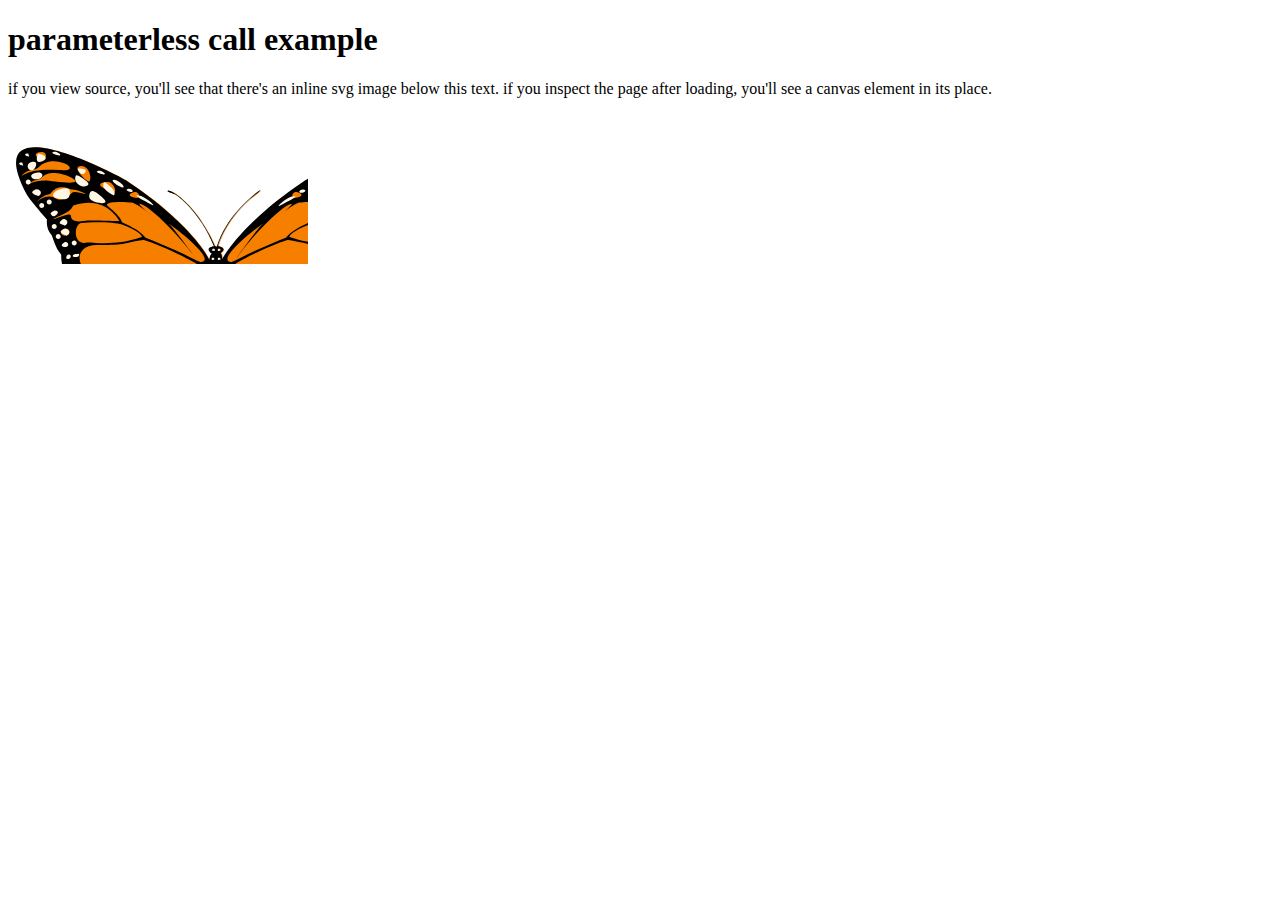
<file: canvg-master/examples/convert.htm>
<!DOCTYPE HTML PUBLIC "-//W3C//DTD HTML 4.01 Transitional//EN" "http://www.w3.org/TR/html4/loose.dtd">
<html>
	<head>
		<title>canvg.js parameterless call test</title>
		<!--[if IE]>
		<script type="text/javascript" src="flashcanvas.js"></script>
		<![endif]-->		
		<script type="text/javascript" src="../rgbcolor.js"></script>
		<script type="text/javascript" src="../canvg.js"></script>
	</head>
	<body onload="canvg()">
		<h1>parameterless call example</h1>
		<p>if you view source, you'll see that there's an inline svg image below this text. if you inspect the page after loading, you'll see a canvas element in its place.</p>
		<svg xmlns="http://www.w3.org/2000/svg"
		 xmlns:xlink="http://www.w3.org/1999/xlink"> 
		<path style="stroke-width:1;fill:rgb(246,127,0);stroke:none"
			d="M204.33 139.83 C196.33 133.33 206.68 132.82 206.58 132.58 C192.33 97.08 169.35 81.41 167.58 80.58 C162.12 78.02 159.48 78.26 160.45 76.97 C161.41 75.68 167.72 79.72 168.58 80.33 C193.83 98.33 207.58 132.33 207.58 132.33 C207.58 132.33 209.33 133.33 209.58 132.58 C219.58 103.08 239.58 87.58 246.33 81.33 C253.08 75.08 256.63 74.47 247.33 81.58 C218.58 103.58 210.34 132.23 210.83 132.33 C222.33 134.83 211.33 140.33 211.83 139.83 C214.85 136.81 214.83 145.83 214.83 145.83 C214.83 145.83 231.83 110.83 298.33 66.33 C302.43 63.59 445.83 -14.67 395.83 80.83 C393.24 85.79 375.83 105.83 375.83 105.83 C375.83 105.83 377.33 114.33 371.33 121.33 C370.3 122.53 367.83 134.33 361.83 140.83 C360.14 142.67 361.81 139.25 361.83 140.83 C362.33 170.83 337.76 170.17 339.33 170.33 C348.83 171.33 350.19 183.66 350.33 183.83 C355.83 190.33 353.83 191.83 355.83 194.83 C366.63 211.02 355.24 210.05 356.83 212.83 C360.83 219.83 355.99 222.72 357.33 224.83 C360.83 230.33 354.75 233.84 354.83 235.33 C355.33 243.83 349.67 240.73 349.83 244.33 C350.33 255.33 346.33 250.83 343.83 254.83 C336.33 266.83 333.46 262.38 332.83 263.83 C329.83 270.83 325.81 269.15 324.33 270.83 C320.83 274.83 317.33 274.83 315.83 276.33 C308.83 283.33 304.86 278.39 303.83 278.83 C287.83 285.83 280.33 280.17 277.83 280.33 C270.33 280.83 271.48 279.67 269.33 277.83 C237.83 250.83 219.33 211.83 215.83 206.83 C214.4 204.79 211.35 193.12 212.33 195.83 C214.33 201.33 213.33 250.33 207.83 250.33 C202.33 250.33 201.83 204.33 205.33 195.83 C206.43 193.16 204.4 203.72 201.79 206.83 C196.33 213.33 179.5 250.83 147.59 277.83 C145.42 279.67 146.58 280.83 138.98 280.33 C136.46 280.17 128.85 285.83 112.65 278.83 C111.61 278.39 107.58 283.33 100.49 276.33 C98.97 274.83 95.43 274.83 91.88 270.83 C90.39 269.15 86.31 270.83 83.27 263.83 C82.64 262.38 79.73 266.83 72.13 254.83 C69.6 250.83 65.54 255.33 66.05 244.33 C66.22 240.73 60.48 243.83 60.99 235.33 C61.08 233.84 54.91 230.33 58.45 224.83 C59.81 222.72 54.91 219.83 58.96 212.83 C60.57 210.05 49.04 211.02 59.97 194.83 C62 191.83 59.97 190.33 65.54 183.83 C65.69 183.66 67.06 171.33 76.69 170.33 C78.28 170.17 53.39 170.83 53.9 140.83 C53.92 139.25 55.61 142.67 53.9 140.83 C47.82 134.33 45.32 122.53 44.27 121.33 C38.19 114.33 39.71 105.83 39.71 105.83 C39.71 105.83 22.08 85.79 19.46 80.83 C-31.19 -14.67 114.07 63.59 118.22 66.33 C185.58 110.83 202 145.83 202 145.83 C202 145.83 202.36 143.28 203 141.83 C203.64 140.39 204.56 140.02 204.33 139.83 z"/> 
		<path style="stroke-width:1;fill:rgb(0,0,0);stroke:none"
			d="M203.62 139.62 C195.62 133.12 205.96 132.6 205.87 132.37 C191.62 96.87 168.64 81.2 166.87 80.37 C161.41 77.81 158.77 78.05 159.73 76.76 C160.69 75.47 167.01 79.51 167.87 80.12 C193.12 98.12 206.87 132.12 206.87 132.12 C206.87 132.12 208.62 133.12 208.87 132.37 C218.87 102.87 238.87 87.37 245.62 81.12 C252.37 74.87 255.92 74.26 246.62 81.37 C217.87 103.37 209.63 132.01 210.12 132.12 C221.62 134.62 210.62 140.12 211.12 139.62 C214.14 136.6 214.12 145.62 214.12 145.62 C214.12 145.62 231.12 110.62 297.62 66.12 C301.71 63.38 445.12 -14.88 395.12 80.62 C392.53 85.57 375.12 105.62 375.12 105.62 C375.12 105.62 376.62 114.12 370.62 121.12 C369.59 122.32 367.12 134.12 361.12 140.62 C359.43 142.46 361.09 139.04 361.12 140.62 C361.62 170.62 337.05 169.96 338.62 170.12 C348.12 171.12 349.47 183.45 349.62 183.62 C355.12 190.12 353.12 191.62 355.12 194.62 C365.91 210.81 354.53 209.84 356.12 212.62 C360.12 219.62 355.28 222.51 356.62 224.62 C360.12 230.12 354.03 233.62 354.12 235.12 C354.62 243.62 348.96 240.52 349.12 244.12 C349.62 255.12 345.62 250.62 343.12 254.62 C335.62 266.62 332.74 262.17 332.12 263.62 C329.12 270.62 325.09 268.94 323.62 270.62 C320.12 274.62 316.62 274.62 315.12 276.12 C308.12 283.12 304.15 278.17 303.12 278.62 C287.12 285.62 279.62 279.95 277.12 280.12 C269.62 280.62 270.77 279.46 268.62 277.62 C237.12 250.62 218.62 211.62 215.12 206.62 C213.69 204.57 210.63 192.91 211.62 195.62 C213.62 201.12 212.62 250.12 207.12 250.12 C201.62 250.12 201.12 204.12 204.62 195.62 C205.72 192.95 203.69 203.5 201.08 206.62 C195.62 213.12 178.79 250.62 146.88 277.62 C144.71 279.46 145.87 280.62 138.27 280.12 C135.75 279.95 128.14 285.62 111.94 278.62 C110.9 278.17 106.87 283.12 99.78 276.12 C98.26 274.62 94.72 274.62 91.17 270.62 C89.68 268.94 85.6 270.62 82.56 263.62 C81.93 262.17 79.01 266.62 71.42 254.62 C68.88 250.62 64.83 255.12 65.34 244.12 C65.51 240.52 59.77 243.62 60.27 235.12 C60.36 233.62 54.2 230.12 57.74 224.62 C59.1 222.51 54.2 219.62 58.25 212.62 C59.86 209.84 48.33 210.81 59.26 194.62 C61.29 191.62 59.26 190.12 64.83 183.62 C64.98 183.45 66.35 171.12 75.98 170.12 C77.57 169.96 52.68 170.62 53.18 140.62 C53.21 139.04 54.9 142.46 53.18 140.62 C47.11 134.12 44.6 122.32 43.56 121.12 C37.48 114.12 39 105.62 39 105.62 C39 105.62 21.37 85.57 18.74 80.62 C-31.9 -14.88 113.36 63.38 117.51 66.12 C184.87 110.62 201.29 145.62 201.29 145.62 C201.29 145.62 201.65 143.07 202.29 141.62 C202.93 140.18 203.85 139.81 203.62 139.62 zM242.12 153.12 C245.16 153.02 251.35 156.17 255.12 155.12 C280.55 148.06 328.44 154.56 331.62 155.62 C343.62 159.62 351.62 131.12 326.12 131.12 C294.59 131.12 301.12 129.12 280.12 126.12 C278.34 125.87 252.6 135.42 228.62 149.12 C225.12 151.12 227.12 153.62 242.12 153.12 zM223.12 148.12 C225.66 148.4 238.12 139.62 277.12 124.12 C279.49 123.18 279.62 118.12 300.62 108.62 C301.99 108 300.12 104.62 314.62 92.62 C321.79 86.69 297.12 87.62 291.62 88.62 C286.12 89.62 272.62 100.62 272.62 100.62 C272.62 100.62 287.8 88.55 282.62 90.12 C271.12 93.62 241.12 126.62 231.12 140.62 C221.12 154.62 247.62 116.62 254.12 110.62 C260.62 104.62 204.62 146.12 223.12 148.12 zM335.62 128.62 C350.14 131.53 348.62 110.12 341.12 109.12 C329.55 107.58 307.51 108.3 301.12 110.62 C284.62 116.62 280.29 122.65 281.62 123.12 C310.12 133.12 330.62 127.62 335.62 128.62 zM335.12 106.62 C341.04 107.36 351.12 109.62 351.62 101.62 C351.87 97.6 365.62 104.62 368.62 105.12 C371.1 105.53 358.12 100.33 353.62 97.12 C350.12 94.62 349.51 91.76 349.12 91.62 C317.12 80.12 303.62 107.12 303.62 107.12 C303.62 107.12 331.12 106.12 335.12 106.62 zM400.62 62.62 C395.62 54.62 386.66 57.08 383.62 53.62 C369.12 37.12 335.54 58.28 363.12 56.12 C395.12 53.62 401.21 63.57 400.62 62.62 zM376.62 66.62 C390.13 66.62 396.12 72.62 395.12 71.62 C388.12 64.62 382.12 66.12 380.62 64.12 C371.7 52.23 345.12 64.62 347.12 67.62 C349.12 70.62 373.12 66.62 376.62 66.62 zM330.12 76.12 C309.12 81.12 318.12 88.62 320.62 88.12 C340.05 84.24 334.5 75.08 330.12 76.12 zM340.62 52.12 C331.12 53.12 330.48 70.43 335.12 67.12 C342.12 62.12 350.12 51.12 340.62 52.12 zM315.62 75.62 C329.62 70.12 319.12 67.62 314.62 68.12 C310.12 68.62 306.79 75.45 308.12 78.12 C311.12 84.12 312.91 76.69 315.62 75.62 zM359.62 121.12 C364.12 118.62 358.62 112.62 354.62 115.12 C350.62 117.62 355.12 123.62 359.62 121.12 zM350.12 78.62 C361.89 90.39 366.62 84.12 369.12 83.12 C377.24 79.87 386.12 88.62 384.62 87.12 C377.34 79.84 372.62 81.12 371.62 79.62 C364.01 68.2 352.66 75.44 350.12 75.62 C343.12 76.12 334.43 81.03 337.62 80.12 C341.12 79.12 348.62 77.12 350.12 78.62 zM383.62 44.12 C390.62 39.12 381.4 37.85 379.62 38.12 C373.12 39.12 376.62 49.12 383.62 44.12 zM224.62 181.12 C230.12 187.62 291.62 285.12 282.12 252.62 C280.83 248.2 285.62 266.12 291.12 256.12 C292.66 253.32 301.27 253.03 274.62 208.62 C273.12 206.12 252.62 198.12 232.12 175.62 C229.02 172.21 220.05 175.72 224.62 181.12 zM280.12 215.62 C284.62 222.62 295.81 246.07 296.62 249.62 C299.12 260.62 306.12 248.12 307.62 248.62 C320.78 253.01 311.12 241.12 310.12 238.12 C300.95 210.62 279.62 213.12 279.62 213.12 C279.62 213.12 275.62 208.62 280.12 215.62 zM253.62 256.12 C266.26 274.09 271.12 267.12 273.62 265.12 C281.32 258.96 232.34 196.14 229.12 192.12 C225.12 187.12 225.12 215.62 253.62 256.12 zM300.12 219.12 C306.62 224.12 313.86 245.19 317.62 244.62 C327.62 243.12 321.62 234.62 324.12 236.12 C326.62 237.62 331.62 234.95 330.12 232.12 C317.62 208.62 298.12 216.12 298.12 216.12 C298.12 216.12 293.62 214.12 300.12 219.12 zM235.62 168.62 C216.12 168.62 282.12 222.62 301.12 212.12 C305.06 209.94 296.12 208.62 297.62 197.12 C297.9 195.02 284.12 191.12 284.12 178.12 C284.12 173.88 276.2 172.12 251.12 172.12 C246.62 172.12 256.03 168.62 235.62 168.62 zM307.62 213.62 C325.89 215.65 330.23 229.8 332.62 228.12 C361.12 208.12 309.89 199.96 300.62 201.12 C296.62 201.62 303.12 213.12 307.62 213.62 zM238.62 164.12 C242.12 166.62 254.12 176.62 292.62 168.12 C294.09 167.8 263.62 167.62 259.62 166.62 C255.62 165.62 236.25 162.43 238.62 164.12 zM305.12 198.62 C342.62 207.62 332.72 201.36 334.12 200.62 C342.62 196.12 333.33 195.23 334.62 193.62 C338.83 188.36 327.62 185.12 304.12 182.62 C298.56 182.03 287.54 179.27 287.12 180.12 C283.62 187.12 300.33 197.47 305.12 198.62 zM311.12 182.12 C343.62 187.62 323.23 177.43 323.62 177.12 C335.12 168.12 297.12 168.12 297.12 168.12 C297.12 168.12 280.79 172 281.12 172.62 C285.62 181.12 307.15 181.45 311.12 182.12 zM249.62 253.62 C249.62 253.62 220.62 207.12 226.62 188.12 C227.83 184.31 213.62 165.62 220.12 197.12 C220.22 197.61 218.89 190.43 216.62 187.12 C214.35 183.81 211.18 184.9 213.12 194.62 C218.01 219.05 249.62 253.62 249.62 253.62 zM289.12 83.62 C296.62 81.62 293.12 79.12 288.62 78.12 C284.12 77.12 281.62 85.62 289.12 83.62 zM187.4 149.12 C163.12 135.42 137.04 125.87 135.23 126.12 C113.96 129.12 120.58 131.12 88.64 131.12 C62.81 131.12 70.91 159.62 83.07 155.62 C86.29 154.56 134.8 148.06 160.56 155.12 C164.37 156.17 170.65 153.02 173.73 153.12 C188.92 153.62 190.95 151.12 187.4 149.12 zM161.57 110.62 C168.15 116.62 195 154.62 184.87 140.62 C174.74 126.62 144.35 93.62 132.7 90.12 C127.46 88.55 142.83 100.62 142.83 100.62 C142.83 100.62 129.16 89.62 123.58 88.62 C118.01 87.62 93.03 86.69 100.29 92.62 C114.97 104.62 113.08 108 114.47 108.62 C135.74 118.12 135.87 123.18 138.27 124.12 C177.78 139.62 190.4 148.4 192.97 148.12 C211.71 146.12 154.99 104.62 161.57 110.62 zM133.71 123.12 C135.07 122.65 130.68 116.62 113.96 110.62 C107.49 108.3 85.16 107.58 73.44 109.12 C65.85 110.12 64.31 131.53 79.01 128.62 C84.08 127.62 104.84 133.12 133.71 123.12 zM111.43 107.12 C111.43 107.12 97.75 80.12 65.34 91.62 C64.95 91.76 64.33 94.62 60.78 97.12 C56.23 100.33 43.08 105.53 45.59 105.12 C48.63 104.62 62.55 97.6 62.81 101.62 C63.31 109.62 73.53 107.36 79.52 106.62 C83.57 106.12 111.43 107.12 111.43 107.12 zM51.16 56.12 C79.09 58.28 45.08 37.12 30.39 53.62 C27.31 57.08 18.24 54.62 13.17 62.62 C12.57 63.57 18.74 53.62 51.16 56.12 zM67.37 67.62 C69.39 64.62 42.47 52.23 33.43 64.12 C31.91 66.12 25.83 64.62 18.74 71.62 C17.73 72.62 23.8 66.62 37.48 66.62 C41.03 66.62 65.34 70.62 67.37 67.62 zM84.59 76.12 C105.86 81.12 96.74 88.62 94.21 88.12 C74.53 84.24 80.15 75.08 84.59 76.12 zM79.52 67.12 C84.22 70.43 83.57 53.12 73.95 52.12 C64.33 51.12 72.43 62.12 79.52 67.12 zM106.87 78.12 C108.22 75.45 104.84 68.62 100.29 68.12 C95.73 67.62 85.09 70.12 99.27 75.62 C102.02 76.69 103.83 84.12 106.87 78.12 zM59.77 115.12 C55.72 112.62 50.14 118.62 54.7 121.12 C59.26 123.62 63.82 117.62 59.77 115.12 zM76.99 80.12 C80.22 81.03 71.42 76.12 64.33 75.62 C61.75 75.44 50.26 68.2 42.55 79.62 C41.53 81.12 36.75 79.84 29.38 87.12 C27.86 88.62 36.85 79.87 45.08 83.12 C47.61 84.12 52.41 90.39 64.33 78.62 C65.85 77.12 73.44 79.12 76.99 80.12 zM34.44 38.12 C32.64 37.85 23.3 39.12 30.39 44.12 C37.48 49.12 41.03 39.12 34.44 38.12 zM183.86 175.62 C163.09 198.12 142.32 206.12 140.8 208.62 C113.81 253.03 122.53 253.32 124.09 256.12 C129.66 266.12 134.52 248.2 133.21 252.62 C123.58 285.12 185.88 187.62 191.45 181.12 C196.08 175.72 187 172.21 183.86 175.62 zM135.74 213.12 C135.74 213.12 114.13 210.62 104.84 238.12 C103.83 241.12 94.05 253.01 107.38 248.62 C108.9 248.12 115.99 260.62 118.52 249.62 C119.34 246.07 130.68 222.62 135.23 215.62 C139.79 208.62 135.74 213.12 135.74 213.12 zM186.89 192.12 C183.64 196.14 134.02 258.96 141.82 265.12 C144.35 267.12 149.27 274.09 162.08 256.12 C190.95 215.62 190.95 187.12 186.89 192.12 zM117 216.12 C117 216.12 97.25 208.62 84.59 232.12 C83.06 234.95 88.13 237.62 90.66 236.12 C93.2 234.62 87.12 243.12 97.25 244.62 C101.06 245.19 108.39 224.12 114.97 219.12 C121.56 214.12 117 216.12 117 216.12 zM164.61 172.12 C139.2 172.12 131.18 173.88 131.18 178.12 C131.18 191.12 117.23 195.02 117.51 197.12 C119.03 208.62 109.97 209.94 113.96 212.12 C133.21 222.62 200.06 168.62 180.31 168.62 C159.64 168.62 169.17 172.12 164.61 172.12 zM114.47 201.12 C105.08 199.96 53.18 208.12 82.05 228.12 C84.47 229.8 88.87 215.65 107.38 213.62 C111.94 213.12 118.52 201.62 114.47 201.12 zM156 166.62 C151.95 167.62 121.09 167.8 122.57 168.12 C161.57 176.62 173.73 166.62 177.27 164.12 C179.67 162.43 160.05 165.62 156 166.62 zM128.14 180.12 C127.71 179.27 116.55 182.03 110.92 182.62 C87.12 185.12 75.76 188.36 80.03 193.62 C81.33 195.23 71.92 196.12 80.53 200.62 C81.95 201.36 71.92 207.62 109.91 198.62 C114.76 197.47 131.69 187.12 128.14 180.12 zM134.22 172.62 C134.56 172 118.01 168.12 118.01 168.12 C118.01 168.12 79.52 168.12 91.17 177.12 C91.57 177.43 70.91 187.62 103.83 182.12 C107.86 181.45 129.66 181.12 134.22 172.62 zM203.1 194.62 C205.07 184.9 201.85 183.81 199.56 187.12 C197.26 190.43 195.91 197.61 196.01 197.12 C202.6 165.62 188.21 184.31 189.43 188.12 C195.5 207.12 166.13 253.62 166.13 253.62 C166.13 253.62 198.15 219.05 203.1 194.62 zM126.62 78.12 C122.06 79.12 118.52 81.62 126.12 83.62 C133.71 85.62 131.18 77.12 126.62 78.12 z"/> 
		<path style="stroke-width:1;fill:rgb(255,246,227);stroke:none"
			d="M363.73 85.73 C359.27 86.29 355.23 86.73 354.23 81.23 C353.23 75.73 355.73 73.73 363.23 75.73 C370.73 77.73 375.73 84.23 363.73 85.73 zM327.23 89.23 C327.23 89.23 308.51 93.65 325.73 80.73 C333.73 74.73 334.23 79.73 334.73 82.73 C335.48 87.2 327.23 89.23 327.23 89.23 zM384.23 48.73 C375.88 47.06 376.23 42.23 385.23 40.23 C386.7 39.91 389.23 49.73 384.23 48.73 zM389.23 48.73 C391.73 48.23 395.73 49.23 396.23 52.73 C396.73 56.23 392.73 58.23 390.23 56.23 C387.73 54.23 386.73 49.23 389.23 48.73 zM383.23 59.73 C385.73 58.73 393.23 60.23 392.73 63.23 C392.23 66.23 386.23 66.73 383.73 65.23 C381.23 63.73 380.73 60.73 383.23 59.73 zM384.23 77.23 C387.23 74.73 390.73 77.23 391.73 78.73 C392.73 80.23 387.73 82.23 386.23 82.73 C384.73 83.23 381.23 79.73 384.23 77.23 zM395.73 40.23 C395.73 40.23 399.73 40.23 398.73 41.73 C397.73 43.23 394.73 43.23 394.73 43.23 zM401.73 49.23 C401.73 49.23 405.73 49.23 404.73 50.73 C403.73 52.23 400.73 52.23 400.73 52.23 zM369.23 97.23 C369.23 97.23 374.23 99.23 373.23 100.73 C372.23 102.23 370.73 104.73 367.23 101.23 C363.73 97.73 369.23 97.23 369.23 97.23 zM355.73 116.73 C358.73 114.23 362.23 116.73 363.23 118.23 C364.23 119.73 359.23 121.73 357.73 122.23 C356.23 122.73 352.73 119.23 355.73 116.73 zM357.73 106.73 C360.73 104.23 363.23 107.73 364.23 109.23 C365.23 110.73 361.23 111.73 359.73 112.23 C358.23 112.73 354.73 109.23 357.73 106.73 zM340.73 73.23 C337.16 73.43 331.23 71.73 340.23 65.73 C348.55 60.19 348.23 61.73 348.73 64.73 C349.48 69.2 344.3 73.04 340.73 73.23 zM310.23 82.23 C310.23 82.23 306.73 79.23 313.73 73.23 C321.33 66.73 320.23 69.23 320.73 72.23 C321.48 76.7 310.23 82.23 310.23 82.23 zM341.23 55.73 C341.23 55.73 347.23 54.73 346.23 56.23 C345.23 57.73 342.73 63.23 339.23 59.73 C335.73 56.23 341.23 55.73 341.23 55.73 zM374.73 86.23 C376.11 86.23 377.23 87.36 377.23 88.73 C377.23 90.11 376.11 91.23 374.73 91.23 C373.36 91.23 372.23 90.11 372.23 88.73 C372.23 87.36 373.36 86.23 374.73 86.23 zM369.73 110.73 C371.11 110.73 372.23 111.86 372.23 113.23 C372.23 114.61 371.11 115.73 369.73 115.73 C368.36 115.73 367.23 114.61 367.23 113.23 C367.23 111.86 368.36 110.73 369.73 110.73 zM365.73 120.73 C367.11 120.73 368.23 121.86 368.23 123.23 C368.23 124.61 367.11 125.73 365.73 125.73 C364.36 125.73 363.23 124.61 363.23 123.23 C363.23 121.86 364.36 120.73 365.73 120.73 zM349.73 127.23 C351.11 127.23 352.23 128.36 352.23 129.73 C352.23 131.11 351.11 132.23 349.73 132.23 C348.36 132.23 347.23 131.11 347.23 129.73 C347.23 128.36 348.36 127.23 349.73 127.23 zM358.23 128.73 C359.61 128.73 362.23 130.86 362.23 132.23 C362.23 133.61 359.61 133.73 358.23 133.73 C356.86 133.73 355.73 132.61 355.73 131.23 C355.73 129.86 356.86 128.73 358.23 128.73 zM382.23 89.73 C383.61 89.73 384.73 90.86 384.73 92.23 C384.73 93.61 383.61 94.73 382.23 94.73 C380.86 94.73 379.73 93.61 379.73 92.23 C379.73 90.86 380.86 89.73 382.23 89.73 zM395.73 66.23 C397.11 66.23 398.23 67.36 398.23 68.73 C398.23 70.11 397.11 71.23 395.73 71.23 C394.36 71.23 393.23 70.11 393.23 68.73 C393.23 67.36 394.36 66.23 395.73 66.23 zM300.73 74.23 C303.05 75.16 314.23 67.73 310.73 66.73 C307.23 65.73 298.23 73.23 300.73 74.23 zM319.73 61.23 C322.23 61.73 329.73 58.73 326.23 57.73 C322.73 56.73 317.09 60.71 319.73 61.23 zM271.73 91.73 C277.23 88.73 292.73 81.23 285.23 82.23 C277.73 83.23 267.01 94.31 271.73 91.73 zM364.23 42.23 C366.73 42.73 374.23 39.73 370.73 38.73 C367.23 37.73 361.59 41.71 364.23 42.23 zM292.23 78.73 C294.73 79.23 299.73 76.73 296.23 75.73 C292.73 74.73 289.59 78.21 292.23 78.73 zM355.23 141.23 C356.61 141.23 357.73 142.86 357.73 144.23 C357.73 145.61 357.11 145.73 355.73 145.73 C354.36 145.73 353.23 144.61 353.23 143.23 C353.23 141.86 353.86 141.23 355.23 141.23 zM347.73 140.73 C349.11 140.73 351.23 141.36 351.23 142.73 C351.23 144.11 348.61 143.73 347.23 143.73 C345.86 143.73 344.73 142.61 344.73 141.23 C344.73 139.86 346.36 140.73 347.73 140.73 zM349.73 155.23 C351.11 155.23 353.73 157.36 353.73 158.73 C353.73 160.11 351.11 160.23 349.73 160.23 C348.36 160.23 347.23 159.11 347.23 157.73 C347.23 156.36 348.36 155.23 349.73 155.23 zM337.73 175.73 C341.73 174.73 341.73 176.73 342.73 180.23 C343.73 183.73 350.8 195.11 339.23 181.23 C336.73 178.23 333.73 176.73 337.73 175.73 zM349.73 187.73 C351.11 187.73 352.23 188.86 352.23 190.23 C352.23 191.61 351.11 192.73 349.73 192.73 C348.36 192.73 347.23 191.61 347.23 190.23 C347.23 188.86 348.36 187.73 349.73 187.73 zM352.23 196.73 C353.61 196.73 354.73 197.86 354.73 199.23 C354.73 200.61 353.61 201.73 352.23 201.73 C350.86 201.73 349.73 200.61 349.73 199.23 C349.73 197.86 350.86 196.73 352.23 196.73 zM352.4 205.73 C353.77 205.73 355.73 208.86 355.73 210.23 C355.73 211.61 354.61 212.73 353.23 212.73 C351.86 212.73 349.07 211.11 349.07 209.73 C349.07 208.36 351.02 205.73 352.4 205.73 zM353.73 221.73 C355.11 221.73 354.73 221.86 354.73 223.23 C354.73 224.61 354.61 223.73 353.23 223.73 C351.86 223.73 352.23 224.61 352.23 223.23 C352.23 221.86 352.36 221.73 353.73 221.73 zM340.23 188.73 C341.61 188.73 341.23 188.86 341.23 190.23 C341.23 191.61 341.11 190.73 339.73 190.73 C338.36 190.73 338.73 191.61 338.73 190.23 C338.73 188.86 338.86 188.73 340.23 188.73 zM343.23 201.23 C344.61 201.23 344.23 201.36 344.23 202.73 C344.23 204.11 344.44 207.73 343.07 207.73 C341.69 207.73 341.73 204.11 341.73 202.73 C341.73 201.36 341.86 201.23 343.23 201.23 zM346.73 215.23 C348.11 215.23 347.73 215.36 347.73 216.73 C347.73 218.11 347.61 217.23 346.23 217.23 C344.86 217.23 345.23 218.11 345.23 216.73 C345.23 215.36 345.36 215.23 346.73 215.23 zM340.57 228.73 C341.94 228.73 341.73 228.86 341.73 230.23 C341.73 231.61 341.44 230.73 340.07 230.73 C338.69 230.73 339.23 231.61 339.23 230.23 C339.23 228.86 339.19 228.73 340.57 228.73 zM349.4 232.07 C350.77 232.07 352.07 234.02 352.07 235.4 C352.07 236.77 349.11 239.23 347.73 239.23 C346.36 239.23 346.73 240.11 346.73 238.73 C346.73 237.36 348.02 232.07 349.4 232.07 zM343.73 246.4 C345.11 246.4 347.4 246.02 347.4 247.4 C347.4 248.77 344.11 251.23 342.73 251.23 C341.36 251.23 341.73 252.11 341.73 250.73 C341.73 249.36 342.36 246.4 343.73 246.4 zM335.23 239.23 C336.61 239.23 336.23 239.36 336.23 240.73 C336.23 242.11 336.11 241.23 334.73 241.23 C333.36 241.23 333.73 242.11 333.73 240.73 C333.73 239.36 333.86 239.23 335.23 239.23 zM332.73 258.4 C334.11 258.4 335.4 260.02 335.4 261.4 C335.4 262.77 333.11 262.23 331.73 262.23 C330.36 262.23 330.73 263.11 330.73 261.73 C330.73 260.36 331.36 258.4 332.73 258.4 zM324.4 263.73 C325.77 263.73 325.07 265.36 325.07 266.73 C325.07 268.11 320.11 271.23 318.73 271.23 C317.36 271.23 317.73 272.11 317.73 270.73 C317.73 269.36 323.02 263.73 324.4 263.73 zM325.23 247.73 C326.61 247.73 326.23 247.86 326.23 249.23 C326.23 250.61 326.11 249.73 324.73 249.73 C323.36 249.73 323.73 250.61 323.73 249.23 C323.73 247.86 323.86 247.73 325.23 247.73 zM313.23 256.23 C314.61 256.23 319.07 258.02 319.07 259.4 C319.07 260.77 313.44 263.07 312.07 263.07 C310.69 263.07 309.73 260.77 309.73 259.4 C309.73 258.02 311.86 256.23 313.23 256.23 zM300.23 260.73 C301.61 260.73 301.23 260.86 301.23 262.23 C301.23 263.61 301.11 262.73 299.73 262.73 C298.36 262.73 298.73 263.61 298.73 262.23 C298.73 260.86 298.86 260.73 300.23 260.73 zM308.23 272.73 C309.61 272.73 309.23 272.86 309.23 274.23 C309.23 275.61 309.11 274.73 307.73 274.73 C306.36 274.73 306.73 275.61 306.73 274.23 C306.73 272.86 306.86 272.73 308.23 272.73 zM305.23 273.73 C306.61 273.73 306.23 273.86 306.23 275.23 C306.23 276.61 306.11 275.73 304.73 275.73 C303.36 275.73 303.73 276.61 303.73 275.23 C303.73 273.86 303.86 273.73 305.23 273.73 zM293.73 274.07 C294.65 274.07 295.73 275.48 295.73 276.4 C295.73 277.32 295.65 276.73 294.73 276.73 C293.82 276.73 291.4 277.98 291.4 277.07 C291.4 276.15 292.82 274.07 293.73 274.07 zM296.73 276.73 C297.65 276.73 297.4 276.82 297.4 277.73 C297.4 278.65 297.32 278.07 296.4 278.07 C295.48 278.07 295.73 278.65 295.73 277.73 C295.73 276.82 295.82 276.73 296.73 276.73 zM291.4 263.73 C292.32 263.73 293.73 267.15 293.73 268.07 C293.73 268.98 290.65 268.73 289.73 268.73 C288.82 268.73 287.4 265.98 287.4 265.07 C287.4 264.15 290.48 263.73 291.4 263.73 zM280.07 274.73 C281.44 274.73 281.23 274.86 281.23 276.23 C281.23 277.61 280.94 276.73 279.57 276.73 C278.19 276.73 278.73 277.61 278.73 276.23 C278.73 274.86 278.69 274.73 280.07 274.73 zM277.07 267.73 C278.44 267.73 276.4 271.02 276.4 272.4 C276.4 273.77 271.94 274.23 270.57 274.23 C269.19 274.23 271.73 272.44 271.73 271.07 C271.73 269.69 275.69 267.73 277.07 267.73 zM52.23 84.9 C56.7 85.46 60.73 85.9 61.73 80.4 C62.73 74.9 60.23 72.9 52.73 74.9 C45.23 76.9 40.23 83.4 52.23 84.9 zM88.73 88.4 C88.73 88.4 107.45 92.81 90.23 79.9 C82.23 73.9 81.73 78.9 81.23 81.9 C80.49 86.37 88.73 88.4 88.73 88.4 zM31.73 47.9 C40.08 46.23 39.73 41.4 30.73 39.4 C29.27 39.07 26.73 48.9 31.73 47.9 zM26.73 47.9 C24.23 47.4 20.23 48.4 19.73 51.9 C19.23 55.4 23.23 57.4 25.73 55.4 C28.23 53.4 29.23 48.4 26.73 47.9 zM32.73 58.9 C30.23 57.9 22.73 59.4 23.23 62.4 C23.73 65.4 29.73 65.9 32.23 64.4 C34.73 62.9 35.23 59.9 32.73 58.9 zM31.73 76.4 C28.73 73.9 25.23 76.4 24.23 77.9 C23.23 79.4 28.23 81.4 29.73 81.9 C31.23 82.4 34.73 78.9 31.73 76.4 zM20.23 39.4 C20.23 39.4 16.23 39.4 17.23 40.9 C18.23 42.4 21.23 42.4 21.23 42.4 zM14.23 48.4 C14.23 48.4 10.23 48.4 11.23 49.9 C12.23 51.4 15.23 51.4 15.23 51.4 zM46.73 96.4 C46.73 96.4 41.73 98.4 42.73 99.9 C43.73 101.4 45.23 103.9 48.73 100.4 C52.23 96.9 46.73 96.4 46.73 96.4 zM60.23 115.9 C57.23 113.4 53.73 115.9 52.73 117.4 C51.73 118.9 56.73 120.9 58.23 121.4 C59.73 121.9 63.23 118.4 60.23 115.9 zM58.23 105.9 C55.23 103.4 52.73 106.9 51.73 108.4 C50.73 109.9 54.73 110.9 56.23 111.4 C57.73 111.9 61.23 108.4 58.23 105.9 zM75.23 72.4 C78.8 72.6 84.73 70.9 75.73 64.9 C67.41 59.35 67.73 60.9 67.23 63.9 C66.49 68.37 71.66 72.2 75.23 72.4 zM105.73 81.4 C105.73 81.4 109.23 78.4 102.23 72.4 C94.64 65.89 95.73 68.4 95.23 71.4 C94.49 75.87 105.73 81.4 105.73 81.4 zM74.73 54.9 C74.73 54.9 68.73 53.9 69.73 55.4 C70.73 56.9 73.23 62.4 76.73 58.9 C80.23 55.4 74.73 54.9 74.73 54.9 zM41.23 85.4 C39.86 85.4 38.73 86.53 38.73 87.9 C38.73 89.28 39.86 90.4 41.23 90.4 C42.61 90.4 43.73 89.28 43.73 87.9 C43.73 86.53 42.61 85.4 41.23 85.4 zM46.23 109.9 C44.86 109.9 43.73 111.03 43.73 112.4 C43.73 113.78 44.86 114.9 46.23 114.9 C47.61 114.9 48.73 113.78 48.73 112.4 C48.73 111.03 47.61 109.9 46.23 109.9 zM50.23 119.9 C48.86 119.9 47.73 121.03 47.73 122.4 C47.73 123.78 48.86 124.9 50.23 124.9 C51.61 124.9 52.73 123.78 52.73 122.4 C52.73 121.03 51.61 119.9 50.23 119.9 zM66.23 126.4 C64.86 126.4 63.73 127.53 63.73 128.9 C63.73 130.28 64.86 131.4 66.23 131.4 C67.61 131.4 68.73 130.28 68.73 128.9 C68.73 127.53 67.61 126.4 66.23 126.4 zM57.73 127.9 C56.36 127.9 53.73 130.03 53.73 131.4 C53.73 132.78 56.36 132.9 57.73 132.9 C59.11 132.9 60.23 131.78 60.23 130.4 C60.23 129.03 59.11 127.9 57.73 127.9 zM33.73 88.9 C32.36 88.9 31.23 90.03 31.23 91.4 C31.23 92.78 32.36 93.9 33.73 93.9 C35.11 93.9 36.23 92.78 36.23 91.4 C36.23 90.03 35.11 88.9 33.73 88.9 zM20.23 65.4 C18.86 65.4 17.73 66.53 17.73 67.9 C17.73 69.28 18.86 70.4 20.23 70.4 C21.61 70.4 22.73 69.28 22.73 67.9 C22.73 66.53 21.61 65.4 20.23 65.4 zM115.23 73.4 C112.91 74.33 101.73 66.9 105.23 65.9 C108.73 64.9 117.73 72.4 115.23 73.4 zM96.23 60.4 C93.73 60.9 86.23 57.9 89.73 56.9 C93.23 55.9 98.87 59.87 96.23 60.4 zM144.23 90.9 C138.73 87.9 123.23 80.4 130.73 81.4 C138.23 82.4 148.96 93.48 144.23 90.9 zM51.73 41.4 C49.23 41.9 41.73 38.9 45.23 37.9 C48.73 36.9 54.37 40.87 51.73 41.4 zM123.73 77.9 C121.23 78.4 116.23 75.9 119.73 74.9 C123.23 73.9 126.37 77.37 123.73 77.9 zM60.73 140.4 C59.36 140.4 58.23 142.03 58.23 143.4 C58.23 144.78 58.86 144.9 60.23 144.9 C61.61 144.9 62.73 143.78 62.73 142.4 C62.73 141.03 62.11 140.4 60.73 140.4 zM68.23 139.9 C66.86 139.9 64.73 140.53 64.73 141.9 C64.73 143.28 67.36 142.9 68.73 142.9 C70.11 142.9 71.23 141.78 71.23 140.4 C71.23 139.03 69.61 139.9 68.23 139.9 zM66.23 154.4 C64.86 154.4 62.23 156.53 62.23 157.9 C62.23 159.28 64.86 159.4 66.23 159.4 C67.61 159.4 68.73 158.28 68.73 156.9 C68.73 155.53 67.61 154.4 66.23 154.4 zM78.23 174.9 C74.23 173.9 74.23 175.9 73.23 179.4 C72.23 182.9 65.17 194.28 76.73 180.4 C79.23 177.4 82.23 175.9 78.23 174.9 zM66.23 186.9 C64.86 186.9 63.73 188.02 63.73 189.4 C63.73 190.77 64.86 191.9 66.23 191.9 C67.61 191.9 68.73 190.77 68.73 189.4 C68.73 188.02 67.61 186.9 66.23 186.9 zM63.73 195.9 C62.36 195.9 61.23 197.02 61.23 198.4 C61.23 199.77 62.36 200.9 63.73 200.9 C65.11 200.9 66.23 199.77 66.23 198.4 C66.23 197.02 65.11 195.9 63.73 195.9 zM63.57 204.9 C62.19 204.9 60.23 208.02 60.23 209.4 C60.23 210.77 61.36 211.9 62.73 211.9 C64.11 211.9 66.9 210.27 66.9 208.9 C66.9 207.52 64.94 204.9 63.57 204.9 zM62.23 220.9 C60.86 220.9 61.23 221.02 61.23 222.4 C61.23 223.77 61.36 222.9 62.73 222.9 C64.11 222.9 63.73 223.77 63.73 222.4 C63.73 221.02 63.61 220.9 62.23 220.9 zM75.73 187.9 C74.36 187.9 74.73 188.02 74.73 189.4 C74.73 190.77 74.86 189.9 76.23 189.9 C77.61 189.9 77.23 190.77 77.23 189.4 C77.23 188.02 77.11 187.9 75.73 187.9 zM72.73 200.4 C71.36 200.4 71.73 200.52 71.73 201.9 C71.73 203.27 71.53 206.9 72.9 206.9 C74.28 206.9 74.23 203.27 74.23 201.9 C74.23 200.52 74.11 200.4 72.73 200.4 zM69.23 214.4 C67.86 214.4 68.23 214.52 68.23 215.9 C68.23 217.27 68.36 216.4 69.73 216.4 C71.11 216.4 70.73 217.27 70.73 215.9 C70.73 214.52 70.61 214.4 69.23 214.4 zM75.4 227.9 C74.03 227.9 74.23 228.02 74.23 229.4 C74.23 230.77 74.53 229.9 75.9 229.9 C77.28 229.9 76.73 230.77 76.73 229.4 C76.73 228.02 76.78 227.9 75.4 227.9 zM66.57 231.23 C65.19 231.23 63.9 233.19 63.9 234.57 C63.9 235.94 66.86 238.4 68.23 238.4 C69.61 238.4 69.23 239.27 69.23 237.9 C69.23 236.52 67.94 231.23 66.57 231.23 zM72.23 245.57 C70.86 245.57 68.57 245.19 68.57 246.57 C68.57 247.94 71.86 250.4 73.23 250.4 C74.61 250.4 74.23 251.27 74.23 249.9 C74.23 248.52 73.61 245.57 72.23 245.57 zM80.73 238.4 C79.36 238.4 79.73 238.52 79.73 239.9 C79.73 241.27 79.86 240.4 81.23 240.4 C82.61 240.4 82.23 241.27 82.23 239.9 C82.23 238.52 82.11 238.4 80.73 238.4 zM83.23 257.57 C81.86 257.57 80.57 259.19 80.57 260.57 C80.57 261.94 82.86 261.4 84.23 261.4 C85.61 261.4 85.23 262.27 85.23 260.9 C85.23 259.52 84.61 257.57 83.23 257.57 zM91.57 262.9 C90.19 262.9 90.9 264.52 90.9 265.9 C90.9 267.27 95.86 270.4 97.23 270.4 C98.61 270.4 98.23 271.27 98.23 269.9 C98.23 268.52 92.94 262.9 91.57 262.9 zM90.73 246.9 C89.36 246.9 89.73 247.02 89.73 248.4 C89.73 249.77 89.86 248.9 91.23 248.9 C92.61 248.9 92.23 249.77 92.23 248.4 C92.23 247.02 92.11 246.9 90.73 246.9 zM102.73 255.4 C101.36 255.4 96.9 257.19 96.9 258.57 C96.9 259.94 102.53 262.23 103.9 262.23 C105.28 262.23 106.23 259.94 106.23 258.57 C106.23 257.19 104.11 255.4 102.73 255.4 zM115.73 259.9 C114.36 259.9 114.73 260.02 114.73 261.4 C114.73 262.77 114.86 261.9 116.23 261.9 C117.61 261.9 117.23 262.77 117.23 261.4 C117.23 260.02 117.11 259.9 115.73 259.9 zM107.73 271.9 C106.36 271.9 106.73 272.02 106.73 273.4 C106.73 274.77 106.86 273.9 108.23 273.9 C109.61 273.9 109.23 274.77 109.23 273.4 C109.23 272.02 109.11 271.9 107.73 271.9 zM110.73 272.9 C109.36 272.9 109.73 273.02 109.73 274.4 C109.73 275.77 109.86 274.9 111.23 274.9 C112.61 274.9 112.23 275.77 112.23 274.4 C112.23 273.02 112.11 272.9 110.73 272.9 zM122.23 273.23 C121.32 273.23 120.23 274.65 120.23 275.57 C120.23 276.48 120.32 275.9 121.23 275.9 C122.15 275.9 124.57 277.15 124.57 276.23 C124.57 275.32 123.15 273.23 122.23 273.23 zM119.23 275.9 C118.32 275.9 118.57 275.98 118.57 276.9 C118.57 277.82 118.65 277.23 119.57 277.23 C120.48 277.23 120.23 277.82 120.23 276.9 C120.23 275.98 120.15 275.9 119.23 275.9 zM124.57 262.9 C123.65 262.9 122.23 266.32 122.23 267.23 C122.23 268.15 125.32 267.9 126.23 267.9 C127.15 267.9 128.57 265.15 128.57 264.23 C128.57 263.32 125.48 262.9 124.57 262.9 zM135.9 273.9 C134.53 273.9 134.73 274.02 134.73 275.4 C134.73 276.77 135.03 275.9 136.4 275.9 C137.78 275.9 137.23 276.77 137.23 275.4 C137.23 274.02 137.28 273.9 135.9 273.9 zM138.9 266.9 C137.53 266.9 139.57 270.19 139.57 271.57 C139.57 272.94 144.03 273.4 145.4 273.4 C146.78 273.4 144.23 271.61 144.23 270.23 C144.23 268.86 140.28 266.9 138.9 266.9 zM211 134.8 C209.63 134.8 209.83 134.93 209.83 136.3 C209.83 137.68 210.13 136.8 211.5 136.8 C212.88 136.8 212.33 137.68 212.33 136.3 C212.33 134.93 212.38 134.8 211 134.8 zM205.5 134.8 C204.13 134.8 204.33 134.93 204.33 136.3 C204.33 137.68 204.63 136.8 206 136.8 C207.38 136.8 206.83 137.68 206.83 136.3 C206.83 134.93 206.88 134.8 205.5 134.8 zM211 143.8 C209.63 143.8 209.83 143.93 209.83 145.3 C209.83 146.68 210.13 145.8 211.5 145.8 C212.88 145.8 212.33 146.68 212.33 145.3 C212.33 143.93 212.38 143.8 211 143.8 zM204.9 143.7 C203.53 143.7 203.73 143.83 203.73 145.2 C203.73 146.58 204.03 145.7 205.4 145.7 C206.78 145.7 206.23 146.58 206.23 145.2 C206.23 143.83 206.28 143.7 204.9 143.7 zM213 154.3 C211.63 154.3 212 155.43 212 156.8 C212 158.18 212.42 161.3 213.8 161.3 C215.17 161.3 214.33 157.18 214.33 155.8 C214.33 154.43 214.38 154.3 213 154.3 zM204 154.3 C202.63 154.3 202.6 155.53 202.6 156.9 C202.6 158.28 201.63 161.5 203 161.5 C204.38 161.5 204.8 157.68 204.8 156.3 C204.8 154.93 205.38 154.3 204 154.3 z"/> 
		</svg> 
	</body>
</html>
</file>
<file: sweetalert/example/example.css>
@import url(http://fonts.googleapis.com/css?family=Open+Sans:400,600,700,300);
@import url(http://fonts.googleapis.com/css?family=Open+Sans+Condensed:700);
body {
  background-color: #f2f4f6;
  font-family: 'Open Sans', sans-serif;
  text-align: center; }

h1 {
  background-image: url("images/logo_big.png");
  background-image: -webkit-image-set(url("images/logo_big.png") 1x, url("images/logo_big@2x.png") 2x);
  width: 385px;
  height: 81px;
  text-indent: -9999px;
  white-space: nowrap;
  margin: 50px auto; }
  @media all and (max-width: 420px) {
    h1 {
      width: 300px;
      background-size: contain;
      background-repeat: no-repeat;
      background-position: center; } }
  @media all and (max-width: 330px) {
    h1 {
      width: 250px; } }

h2 {
  font-size: 20px;
  color: #A9B2BC;
  line-height: 25px;
  text-transform: uppercase;
  font-weight: 300;
  text-align: center;
  display: block; }

h3 {
  font-size: 28px;
  color: #C7CCD1;
  text-transform: uppercase;
  font-family: 'Open Sans Condensed', sans-serif;
  margin-top: 100px;
  text-align: center;
  position: relative; }
  h3#download-section {
    margin-top: 50px;
    padding-top: 40px; }
  h3::after {
    content: "";
    background-color: #e2e5e8;
    height: 4px;
    width: 700px;
    left: 50%;
    margin-left: -350px;
    position: absolute;
    margin-top: -50px;
    border-radius: 2px; }
    @media all and (max-width: 740px) {
      h3::after {
        width: auto;
        left: 20px;
        right: 20px;
        margin-left: 0; } }

a {
  text-decoration: none; }

p {
  max-width: 826px;
  margin: 30px auto;
  font-size: 17px;
  font-weight: 300;
  color: #848D94;
  line-height: 25px;
  text-align: left; }
  p.center {
    text-align: center; }
  p strong {
    color: #8A8F94;
    font-weight: 600; }
  p a {
    color: #9ECADF;
    font-weight: 600; }
    p a:hover {
      text-decoration: underline; }
    p a.twitter {
      color: #5eaade; }
    p a.dribbble {
      color: #f26798; }
    p a.github {
      color: #323131; }

button, .button {
  background-color: #AEDEF4;
  color: white;
  border: none;
  box-shadow: none;
  font-size: 17px;
  font-weight: 500;
  font-weight: 600;
  border-radius: 3px;
  padding: 15px 35px;
  margin: 26px 5px 0 5px;
  cursor: pointer; }
  button:focus, .button:focus {
    outline: none; }
  button:hover, .button:hover {
    background-color: #a1d9f2; }
  button:active, .button:active {
    background-color: #81ccee; }
  button.cancel, .button.cancel {
    background-color: #D0D0D0; }
    button.cancel:hover, .button.cancel:hover {
      background-color: #c8c8c8; }
    button.cancel:active, .button.cancel:active {
      background-color: #b6b6b6; }
  button.download, .button.download {
    position: fixed;
    right: 30px;
    top: 0;
    background-color: rgba(255, 255, 255, 0.9);
    color: #ABCADA;
    font-weight: 500;
    text-transform: uppercase;
    z-index: 3; }
    @media all and (max-width: 1278px) {
      button.download, .button.download {
        display: none; } }

.center-container {
  max-width: 700px;
  margin: 70px auto; }

pre {
  background-color: #49483e;
  color: #f8f8f2;
  padding: 10px;
  border-radius: 5px;
  white-space: pre-line;
  text-align: left;
  font-size: 14px;
  max-width: 600px; }
  pre .str {
    color: #e6db74; }
  pre .func {
    color: #66d9ef; }
  pre .val {
    color: #a381ff; }
  pre .tag {
    color: #e92772; }
  pre .attr {
    color: #a6e22d; }
  pre .arg {
    color: #fd9720; }

.showcase {
  background-color: #eceef0;
  padding: 20px;
  display: inline-block;
  width: 383px;
  vertical-align: top;
  position: relative; }
  @media all and (max-width: 865px) {
    .showcase {
      margin: 5px auto;
      padding: 46px 20px; } }
  @media all and (max-width: 440px) {
    .showcase {
      width: auto; } }
  .showcase h4 {
    font-size: 16px;
    color: #BCBCBC;
    line-height: 22px;
    margin: 0 auto;
    font-weight: 400; }
  .showcase.sweet h4 {
    width: 117px;
    height: 25px;
    margin-top: -3px;
    text-indent: -9999px;
    background-image: url("images/logo_small.png");
    background-image: -webkit-image-set(url("images/logo_small.png") 1x, url("images/logo_small@2x.png") 2x); }
  .showcase h5 {
    margin-bottom: -7px;
    text-align: left;
    font-weight: 500;
    text-transform: uppercase;
    color: #c2c2c2; }
  .showcase button {
    margin-bottom: 10px; }
  .showcase .vs-icon {
    background-image: url("images/vs_icon.png");
    background-image: -webkit-image-set(url("images/vs_icon.png") 1x, url("images/vs_icon@2x.png") 2x);
    width: 69px;
    height: 69px;
    position: absolute;
    right: -34px;
    top: 60px;
    z-index: 2; }
    @media all and (max-width: 865px) {
      .showcase .vs-icon {
        margin: 5px auto;
        right: auto;
        left: 50%;
        margin-left: -35px;
        top: auto;
        bottom: -35px; } }

ul.examples {
  list-style-type: none;
  width: 700px;
  margin: 0 auto;
  text-align: left;
  padding-left: 0; }
  @media all and (max-width: 758px) {
    ul.examples {
      width: auto; } }
  ul.examples li {
    padding-left: 0; }
  ul.examples .ui, ul.examples pre {
    display: inline-block;
    vertical-align: top; }
    @media all and (max-width: 758px) {
      ul.examples .ui, ul.examples pre {
        display: block;
        max-width: none;
        margin: 0 auto; } }
  ul.examples .ui {
    width: 300px;
    text-align: center; }
    ul.examples .ui button {
      margin-top: 12px; }
    ul.examples .ui p {
      text-align: center;
      margin-bottom: 0; }
  ul.examples pre {
    max-width: 370px;
    margin-top: 67px; }
    @media all and (max-width: 758px) {
      ul.examples pre {
        margin-top: 16px !important;
        margin-bottom: 60px; } }
  ul.examples .warning pre {
    margin-top: 93px; }

ol {
  max-width: 700px;
  margin: 70px auto;
  list-style-position: inside;
  padding-left: 0; }
  ol li {
    color: #A7ADB2; }
    ol li p {
      margin-bottom: 10px; }

table {
  width: 700px;
  font-size: 14px;
  color: #8a8f94;
  margin: 10px auto;
  text-align: left;
  border-collapse: collapse; }
  @media all and (max-width: 750px) {
    table {
      width: auto;
      margin: 10px 20px; } }
  table th {
    background-color: white;
    padding: 9px;
    color: #acb9be;
    font-weight: 400;
    text-align: center;
    position: relative; }
    table th .border-left, table th .border-right {
      position: absolute;
      background-color: white;
      border-radius: 50%;
      top: 0;
      left: -17px;
      width: 37px;
      height: 37px; }
    table th .border-right {
      left: auto;
      right: -17px; }
    @media all and (max-width: 750px) {
      table th:nth-child(2) {
        display: none; } }
  table td {
    padding: 10px 20px;
    vertical-align: top; }
    table td:first-child {
      padding-left: 0px; }
    table td:last-child {
      padding-right: 0px; }
    @media all and (max-width: 750px) {
      table td:nth-child(2) {
        display: none; } }
    @media all and (max-width: 360px) {
      table td {
        padding: 10px 4px; }
        table td b {
          font-size: 13px; } }

footer {
  margin-top: 100px;
  padding-bottom: 30px;
  color: #9A999F;
  display: inline-block;
  position: relative;
  color: gray;
  font-weight: 400;
  color: #93a1aa;
  font-weight: 300; }
  footer .te-logo {
    text-indent: -99999px;
    background-size: contain;
    background-repeat: no-repeat;
    background-position: center center;
    height: 16px;
    width: 16px;
    display: inline-block;
    margin-right: 5px;
    background-image: url("images/te-logo-small.svg");
    position: absolute;
    left: -22px;
    top: 3px; }

.sweet-alert.twitter {
  font-family: "Helvetica Neue", Helvetica, Arial, sans-serif;
  padding: 15px;
  padding-top: 55px;
  text-align: right;
  border-radius: 6px;
  box-shadow: 0px 0px 0px 1px rgba(0, 0, 0, 0.11), 0px 6px 30px rgba(0, 0, 0, 0.14); }
  .sweet-alert.twitter ~ .sweet-overlay {
    background: rgba(41, 47, 51, 0.9); }
  .sweet-alert.twitter h2 {
    position: absolute;
    top: 0;
    left: 0;
    right: 0;
    height: 40px;
    line-height: 40px;
    font-size: 16px;
    font-weight: 400;
    color: #8899a6;
    margin: 0;
    color: #66757f;
    border-bottom: 1px solid #e1e8ed; }
  .sweet-alert.twitter p {
    display: block;
    text-align: center;
    color: #66757f;
    font-weight: 400;
    font-size: 13px;
    margin-top: 7px; }
  .sweet-alert.twitter .sa-button-container {
    background-color: #f5f8fa;
    border-top: 1px solid #e1e8ed;
    box-shadow: 0px -1px 0px white;
    margin: -15px;
    margin-top: 0; }
  .sweet-alert.twitter[data-has-confirm-button=false][data-has-cancel-button=false] {
    padding-bottom: 10px; }
    .sweet-alert.twitter[data-has-confirm-button=false][data-has-cancel-button=false] .sa-button-container {
      display: none; }
  .sweet-alert.twitter button {
    border-radius: 2px;
    box-shadow: none !important;
    text-shadow: 0px -1px 0px rgba(0, 0, 0, 0.3);
    margin: 17px 0px;
    border-radius: 4px;
    font-size: 14px;
    font-weight: 600;
    padding: 8px 16px;
    position: relative; }
    .sweet-alert.twitter button:focus, .sweet-alert.twitter button.cancel:focus {
      box-shadow: none !important; }
      .sweet-alert.twitter button:focus::before, .sweet-alert.twitter button.cancel:focus::before {
        content: "";
        position: absolute;
        left: -5px;
        top: -5px;
        right: -5px;
        bottom: -5px;
        border: 2px solid #a5b0b4;
        border-radius: 8px; }
    .sweet-alert.twitter button.confirm {
      background-color: #55acee !important;
      background-image: linear-gradient(transparent, rgba(0, 0, 0, 0.05));
      -ms-filter: "progid:DXImageTransform.Microsoft.gradient(startColorstr=#00000000, endColorstr=#0C000000)";
      border: 1px solid #3b88c3;
      box-shadow: inset 0 1px 0 rgba(255, 255, 255, 0.15);
      margin-right: 15px; }
      .sweet-alert.twitter button.confirm:hover {
        background-color: #55acee;
        background-image: linear-gradient(transparent, rgba(0, 0, 0, 0.15));
        -ms-filter: "progid:DXImageTransform.Microsoft.gradient(startColorstr=#00000000, endColorstr=#26000000)";
        border-color: #3b88c3; }
    .sweet-alert.twitter button.cancel {
      color: #66757e;
      background-color: #f5f8fa;
      background-image: linear-gradient(#fff, #f5f8fa);
      text-shadow: 0px -1px 0px white;
      margin-right: 9px;
      border: 1px solid #e1e8ed; }
      .sweet-alert.twitter button.cancel:hover, .sweet-alert.twitter button.cancel:focus:hover {
        background-color: #e1e8ed;
        background-image: linear-gradient(#fff, #e1e8ed);
        -ms-filter: "progid:DXImageTransform.Microsoft.gradient(enabled=false)";
        border-color: #e1e8ed; }
      .sweet-alert.twitter button.cancel:focus {
        background: #fff;
        border-color: #fff; }
  .sweet-alert.twitter .sa-icon {
    transform: scale(0.72);
    margin-bottom: -2px;
    margin-top: -10px; }
  .sweet-alert.twitter input {
    border: 1px solid #e1e8ed;
    border-radius: 3px;
    padding: 10px 7px;
    height: auto;
    box-shadow: none;
    font-size: 13px;
    margin: 10px 0; }
    .sweet-alert.twitter input:focus {
      border-color: #94A1A6;
      box-shadow: inset 0 0 0 1px rgba(77, 99, 107, 0.7); }
  .sweet-alert.twitter fieldset .sa-input-error {
    display: none; }
  .sweet-alert.twitter .sa-error-container {
    text-align: center;
    border: none;
    background-color: #fbedc0;
    margin-bottom: 6px; }
    .sweet-alert.twitter .sa-error-container.show {
      border: 1px solid #f0e1b9; }
    .sweet-alert.twitter .sa-error-container .icon {
      display: none; }
    .sweet-alert.twitter .sa-error-container p {
      color: #292f33;
      font-weight: 600;
      margin-top: 0; }
</file>
<file: sweetalert/dist/sweetalert.css>
body.stop-scrolling {
  height: 100%;
  overflow: hidden; }

.sweet-overlay {
  background-color: black;
  /* IE8 */
  -ms-filter: "progid:DXImageTransform.Microsoft.Alpha(Opacity=40)";
  /* IE8 */
  background-color: rgba(0, 0, 0, 0.4);
  position: fixed;
  left: 0;
  right: 0;
  top: 0;
  bottom: 0;
  display: none;
  z-index: 10000; }

.sweet-alert {
  background-color: white;
  font-family: 'Open Sans', 'Helvetica Neue', Helvetica, Arial, sans-serif;
  width: 478px;
  padding: 17px;
  border-radius: 5px;
  text-align: center;
  position: fixed;
  left: 50%;
  top: 50%;
  margin-left: -256px;
  margin-top: -200px;
  overflow: hidden;
  display: none;
  z-index: 99999; }
  @media all and (max-width: 540px) {
    .sweet-alert {
      width: auto;
      margin-left: 0;
      margin-right: 0;
      left: 15px;
      right: 15px; } }
  .sweet-alert h2 {
    color: #575757;
    font-size: 30px;
    text-align: center;
    font-weight: 600;
    text-transform: none;
    position: relative;
    margin: 25px 0;
    padding: 0;
    line-height: 40px;
    display: block; }
  .sweet-alert p {
    color: #797979;
    font-size: 16px;
    text-align: center;
    font-weight: 300;
    position: relative;
    text-align: inherit;
    float: none;
    margin: 0;
    padding: 0;
    line-height: normal; }
  .sweet-alert fieldset {
    border: none;
    position: relative; }
  .sweet-alert .sa-error-container {
    background-color: #f1f1f1;
    margin-left: -17px;
    margin-right: -17px;
    overflow: hidden;
    padding: 0 10px;
    max-height: 0;
    webkit-transition: padding 0.15s, max-height 0.15s;
    transition: padding 0.15s, max-height 0.15s; }
    .sweet-alert .sa-error-container.show {
      padding: 10px 0;
      max-height: 100px;
      webkit-transition: padding 0.2s, max-height 0.2s;
      transition: padding 0.25s, max-height 0.25s; }
    .sweet-alert .sa-error-container .icon {
      display: inline-block;
      width: 24px;
      height: 24px;
      border-radius: 50%;
      background-color: #ea7d7d;
      color: white;
      line-height: 24px;
      text-align: center;
      margin-right: 3px; }
    .sweet-alert .sa-error-container p {
      display: inline-block; }
  .sweet-alert .sa-input-error {
    position: absolute;
    top: 29px;
    right: 26px;
    width: 20px;
    height: 20px;
    opacity: 0;
    -webkit-transform: scale(0.5);
    transform: scale(0.5);
    -webkit-transform-origin: 50% 50%;
    transform-origin: 50% 50%;
    -webkit-transition: all 0.1s;
    transition: all 0.1s; }
    .sweet-alert .sa-input-error::before, .sweet-alert .sa-input-error::after {
      content: "";
      width: 20px;
      height: 6px;
      background-color: #f06e57;
      border-radius: 3px;
      position: absolute;
      top: 50%;
      margin-top: -4px;
      left: 50%;
      margin-left: -9px; }
    .sweet-alert .sa-input-error::before {
      -webkit-transform: rotate(-45deg);
      transform: rotate(-45deg); }
    .sweet-alert .sa-input-error::after {
      -webkit-transform: rotate(45deg);
      transform: rotate(45deg); }
    .sweet-alert .sa-input-error.show {
      opacity: 1;
      -webkit-transform: scale(1);
      transform: scale(1); }
  .sweet-alert input {
    width: 100%;
    box-sizing: border-box;
    border-radius: 3px;
    border: 1px solid #d7d7d7;
    height: 43px;
    margin-top: 10px;
    margin-bottom: 17px;
    font-size: 18px;
    box-shadow: inset 0px 1px 1px rgba(0, 0, 0, 0.06);
    padding: 0 12px;
    display: none;
    -webkit-transition: all 0.3s;
    transition: all 0.3s; }
    .sweet-alert input:focus {
      outline: none;
      box-shadow: 0px 0px 3px #c4e6f5;
      border: 1px solid #b4dbed; }
      .sweet-alert input:focus::-moz-placeholder {
        transition: opacity 0.3s 0.03s ease;
        opacity: 0.5; }
      .sweet-alert input:focus:-ms-input-placeholder {
        transition: opacity 0.3s 0.03s ease;
        opacity: 0.5; }
      .sweet-alert input:focus::-webkit-input-placeholder {
        transition: opacity 0.3s 0.03s ease;
        opacity: 0.5; }
    .sweet-alert input::-moz-placeholder {
      color: #bdbdbd; }
    .sweet-alert input::-ms-clear {
      display: none; }
    .sweet-alert input:-ms-input-placeholder {
      color: #bdbdbd; }
    .sweet-alert input::-webkit-input-placeholder {
      color: #bdbdbd; }
  .sweet-alert.show-input input {
    display: block; }
  .sweet-alert .sa-confirm-button-container {
    display: inline-block;
    position: relative; }
  .sweet-alert .la-ball-fall {
    position: absolute;
    left: 50%;
    top: 50%;
    margin-left: -27px;
    margin-top: 4px;
    opacity: 0;
    visibility: hidden; }
  .sweet-alert button {
    background-color: #8CD4F5;
    color: white;
    border: none;
    box-shadow: none;
    font-size: 17px;
    font-weight: 500;
    -webkit-border-radius: 4px;
    border-radius: 5px;
    padding: 10px 32px;
    margin: 26px 5px 0 5px;
    cursor: pointer; }
    .sweet-alert button:focus {
      outline: none;
      box-shadow: 0 0 2px rgba(128, 179, 235, 0.5), inset 0 0 0 1px rgba(0, 0, 0, 0.05); }
    .sweet-alert button:hover {
      background-color: #7ecff4; }
    .sweet-alert button:active {
      background-color: #5dc2f1; }
    .sweet-alert button.cancel {
      background-color: #C1C1C1; }
      .sweet-alert button.cancel:hover {
        background-color: #b9b9b9; }
      .sweet-alert button.cancel:active {
        background-color: #a8a8a8; }
      .sweet-alert button.cancel:focus {
        box-shadow: rgba(197, 205, 211, 0.8) 0px 0px 2px, rgba(0, 0, 0, 0.0470588) 0px 0px 0px 1px inset !important; }
    .sweet-alert button[disabled] {
      opacity: .6;
      cursor: default; }
    .sweet-alert button.confirm[disabled] {
      color: transparent; }
      .sweet-alert button.confirm[disabled] ~ .la-ball-fall {
        opacity: 1;
        visibility: visible;
        transition-delay: 0s; }
    .sweet-alert button::-moz-focus-inner {
      border: 0; }
  .sweet-alert[data-has-cancel-button=false] button {
    box-shadow: none !important; }
  .sweet-alert[data-has-confirm-button=false][data-has-cancel-button=false] {
    padding-bottom: 40px; }
  .sweet-alert .sa-icon {
    width: 80px;
    height: 80px;
    border: 4px solid gray;
    -webkit-border-radius: 40px;
    border-radius: 40px;
    border-radius: 50%;
    margin: 20px auto;
    padding: 0;
    position: relative;
    box-sizing: content-box; }
    .sweet-alert .sa-icon.sa-error {
      border-color: #F27474; }
      .sweet-alert .sa-icon.sa-error .sa-x-mark {
        position: relative;
        display: block; }
      .sweet-alert .sa-icon.sa-error .sa-line {
        position: absolute;
        height: 5px;
        width: 47px;
        background-color: #F27474;
        display: block;
        top: 37px;
        border-radius: 2px; }
        .sweet-alert .sa-icon.sa-error .sa-line.sa-left {
          -webkit-transform: rotate(45deg);
          transform: rotate(45deg);
          left: 17px; }
        .sweet-alert .sa-icon.sa-error .sa-line.sa-right {
          -webkit-transform: rotate(-45deg);
          transform: rotate(-45deg);
          right: 16px; }
    .sweet-alert .sa-icon.sa-warning {
      border-color: #F8BB86; }
      .sweet-alert .sa-icon.sa-warning .sa-body {
        position: absolute;
        width: 5px;
        height: 47px;
        left: 50%;
        top: 10px;
        -webkit-border-radius: 2px;
        border-radius: 2px;
        margin-left: -2px;
        background-color: #F8BB86; }
      .sweet-alert .sa-icon.sa-warning .sa-dot {
        position: absolute;
        width: 7px;
        height: 7px;
        -webkit-border-radius: 50%;
        border-radius: 50%;
        margin-left: -3px;
        left: 50%;
        bottom: 10px;
        background-color: #F8BB86; }
    .sweet-alert .sa-icon.sa-info {
      border-color: #C9DAE1; }
      .sweet-alert .sa-icon.sa-info::before {
        content: "";
        position: absolute;
        width: 5px;
        height: 29px;
        left: 50%;
        bottom: 17px;
        border-radius: 2px;
        margin-left: -2px;
        background-color: #C9DAE1; }
      .sweet-alert .sa-icon.sa-info::after {
        content: "";
        position: absolute;
        width: 7px;
        height: 7px;
        border-radius: 50%;
        margin-left: -3px;
        top: 19px;
        background-color: #C9DAE1;
        left: 50%; }
    .sweet-alert .sa-icon.sa-success {
      border-color: #A5DC86; }
      .sweet-alert .sa-icon.sa-success::before, .sweet-alert .sa-icon.sa-success::after {
        content: '';
        -webkit-border-radius: 40px;
        border-radius: 40px;
        border-radius: 50%;
        position: absolute;
        width: 60px;
        height: 120px;
        background: white;
        -webkit-transform: rotate(45deg);
        transform: rotate(45deg); }
      .sweet-alert .sa-icon.sa-success::before {
        -webkit-border-radius: 120px 0 0 120px;
        border-radius: 120px 0 0 120px;
        top: -7px;
        left: -33px;
        -webkit-transform: rotate(-45deg);
        transform: rotate(-45deg);
        -webkit-transform-origin: 60px 60px;
        transform-origin: 60px 60px; }
      .sweet-alert .sa-icon.sa-success::after {
        -webkit-border-radius: 0 120px 120px 0;
        border-radius: 0 120px 120px 0;
        top: -11px;
        left: 30px;
        -webkit-transform: rotate(-45deg);
        transform: rotate(-45deg);
        -webkit-transform-origin: 0px 60px;
        transform-origin: 0px 60px; }
      .sweet-alert .sa-icon.sa-success .sa-placeholder {
        width: 80px;
        height: 80px;
        border: 4px solid rgba(165, 220, 134, 0.2);
        -webkit-border-radius: 40px;
        border-radius: 40px;
        border-radius: 50%;
        box-sizing: content-box;
        position: absolute;
        left: -4px;
        top: -4px;
        z-index: 2; }
      .sweet-alert .sa-icon.sa-success .sa-fix {
        width: 5px;
        height: 90px;
        background-color: white;
        position: absolute;
        left: 28px;
        top: 8px;
        z-index: 1;
        -webkit-transform: rotate(-45deg);
        transform: rotate(-45deg); }
      .sweet-alert .sa-icon.sa-success .sa-line {
        height: 5px;
        background-color: #A5DC86;
        display: block;
        border-radius: 2px;
        position: absolute;
        z-index: 2; }
        .sweet-alert .sa-icon.sa-success .sa-line.sa-tip {
          width: 25px;
          left: 14px;
          top: 46px;
          -webkit-transform: rotate(45deg);
          transform: rotate(45deg); }
        .sweet-alert .sa-icon.sa-success .sa-line.sa-long {
          width: 47px;
          right: 8px;
          top: 38px;
          -webkit-transform: rotate(-45deg);
          transform: rotate(-45deg); }
    .sweet-alert .sa-icon.sa-custom {
      background-size: contain;
      border-radius: 0;
      border: none;
      background-position: center center;
      background-repeat: no-repeat; }

/*
 * Animations
 */
@-webkit-keyframes showSweetAlert {
  0% {
    transform: scale(0.7);
    -webkit-transform: scale(0.7); }
  45% {
    transform: scale(1.05);
    -webkit-transform: scale(1.05); }
  80% {
    transform: scale(0.95);
    -webkit-transform: scale(0.95); }
  100% {
    transform: scale(1);
    -webkit-transform: scale(1); } }

@keyframes showSweetAlert {
  0% {
    transform: scale(0.7);
    -webkit-transform: scale(0.7); }
  45% {
    transform: scale(1.05);
    -webkit-transform: scale(1.05); }
  80% {
    transform: scale(0.95);
    -webkit-transform: scale(0.95); }
  100% {
    transform: scale(1);
    -webkit-transform: scale(1); } }

@-webkit-keyframes hideSweetAlert {
  0% {
    transform: scale(1);
    -webkit-transform: scale(1); }
  100% {
    transform: scale(0.5);
    -webkit-transform: scale(0.5); } }

@keyframes hideSweetAlert {
  0% {
    transform: scale(1);
    -webkit-transform: scale(1); }
  100% {
    transform: scale(0.5);
    -webkit-transform: scale(0.5); } }

@-webkit-keyframes slideFromTop {
  0% {
    top: 0%; }
  100% {
    top: 50%; } }

@keyframes slideFromTop {
  0% {
    top: 0%; }
  100% {
    top: 50%; } }

@-webkit-keyframes slideToTop {
  0% {
    top: 50%; }
  100% {
    top: 0%; } }

@keyframes slideToTop {
  0% {
    top: 50%; }
  100% {
    top: 0%; } }

@-webkit-keyframes slideFromBottom {
  0% {
    top: 70%; }
  100% {
    top: 50%; } }

@keyframes slideFromBottom {
  0% {
    top: 70%; }
  100% {
    top: 50%; } }

@-webkit-keyframes slideToBottom {
  0% {
    top: 50%; }
  100% {
    top: 70%; } }

@keyframes slideToBottom {
  0% {
    top: 50%; }
  100% {
    top: 70%; } }

.showSweetAlert[data-animation=pop] {
  -webkit-animation: showSweetAlert 0.3s;
  animation: showSweetAlert 0.3s; }

.showSweetAlert[data-animation=none] {
  -webkit-animation: none;
  animation: none; }

.showSweetAlert[data-animation=slide-from-top] {
  -webkit-animation: slideFromTop 0.3s;
  animation: slideFromTop 0.3s; }

.showSweetAlert[data-animation=slide-from-bottom] {
  -webkit-animation: slideFromBottom 0.3s;
  animation: slideFromBottom 0.3s; }

.hideSweetAlert[data-animation=pop] {
  -webkit-animation: hideSweetAlert 0.2s;
  animation: hideSweetAlert 0.2s; }

.hideSweetAlert[data-animation=none] {
  -webkit-animation: none;
  animation: none; }

.hideSweetAlert[data-animation=slide-from-top] {
  -webkit-animation: slideToTop 0.4s;
  animation: slideToTop 0.4s; }

.hideSweetAlert[data-animation=slide-from-bottom] {
  -webkit-animation: slideToBottom 0.3s;
  animation: slideToBottom 0.3s; }

@-webkit-keyframes animateSuccessTip {
  0% {
    width: 0;
    left: 1px;
    top: 19px; }
  54% {
    width: 0;
    left: 1px;
    top: 19px; }
  70% {
    width: 50px;
    left: -8px;
    top: 37px; }
  84% {
    width: 17px;
    left: 21px;
    top: 48px; }
  100% {
    width: 25px;
    left: 14px;
    top: 45px; } }

@keyframes animateSuccessTip {
  0% {
    width: 0;
    left: 1px;
    top: 19px; }
  54% {
    width: 0;
    left: 1px;
    top: 19px; }
  70% {
    width: 50px;
    left: -8px;
    top: 37px; }
  84% {
    width: 17px;
    left: 21px;
    top: 48px; }
  100% {
    width: 25px;
    left: 14px;
    top: 45px; } }

@-webkit-keyframes animateSuccessLong {
  0% {
    width: 0;
    right: 46px;
    top: 54px; }
  65% {
    width: 0;
    right: 46px;
    top: 54px; }
  84% {
    width: 55px;
    right: 0px;
    top: 35px; }
  100% {
    width: 47px;
    right: 8px;
    top: 38px; } }

@keyframes animateSuccessLong {
  0% {
    width: 0;
    right: 46px;
    top: 54px; }
  65% {
    width: 0;
    right: 46px;
    top: 54px; }
  84% {
    width: 55px;
    right: 0px;
    top: 35px; }
  100% {
    width: 47px;
    right: 8px;
    top: 38px; } }

@-webkit-keyframes rotatePlaceholder {
  0% {
    transform: rotate(-45deg);
    -webkit-transform: rotate(-45deg); }
  5% {
    transform: rotate(-45deg);
    -webkit-transform: rotate(-45deg); }
  12% {
    transform: rotate(-405deg);
    -webkit-transform: rotate(-405deg); }
  100% {
    transform: rotate(-405deg);
    -webkit-transform: rotate(-405deg); } }

@keyframes rotatePlaceholder {
  0% {
    transform: rotate(-45deg);
    -webkit-transform: rotate(-45deg); }
  5% {
    transform: rotate(-45deg);
    -webkit-transform: rotate(-45deg); }
  12% {
    transform: rotate(-405deg);
    -webkit-transform: rotate(-405deg); }
  100% {
    transform: rotate(-405deg);
    -webkit-transform: rotate(-405deg); } }

.animateSuccessTip {
  -webkit-animation: animateSuccessTip 0.75s;
  animation: animateSuccessTip 0.75s; }

.animateSuccessLong {
  -webkit-animation: animateSuccessLong 0.75s;
  animation: animateSuccessLong 0.75s; }

.sa-icon.sa-success.animate::after {
  -webkit-animation: rotatePlaceholder 4.25s ease-in;
  animation: rotatePlaceholder 4.25s ease-in; }

@-webkit-keyframes animateErrorIcon {
  0% {
    transform: rotateX(100deg);
    -webkit-transform: rotateX(100deg);
    opacity: 0; }
  100% {
    transform: rotateX(0deg);
    -webkit-transform: rotateX(0deg);
    opacity: 1; } }

@keyframes animateErrorIcon {
  0% {
    transform: rotateX(100deg);
    -webkit-transform: rotateX(100deg);
    opacity: 0; }
  100% {
    transform: rotateX(0deg);
    -webkit-transform: rotateX(0deg);
    opacity: 1; } }

.animateErrorIcon {
  -webkit-animation: animateErrorIcon 0.5s;
  animation: animateErrorIcon 0.5s; }

@-webkit-keyframes animateXMark {
  0% {
    transform: scale(0.4);
    -webkit-transform: scale(0.4);
    margin-top: 26px;
    opacity: 0; }
  50% {
    transform: scale(0.4);
    -webkit-transform: scale(0.4);
    margin-top: 26px;
    opacity: 0; }
  80% {
    transform: scale(1.15);
    -webkit-transform: scale(1.15);
    margin-top: -6px; }
  100% {
    transform: scale(1);
    -webkit-transform: scale(1);
    margin-top: 0;
    opacity: 1; } }

@keyframes animateXMark {
  0% {
    transform: scale(0.4);
    -webkit-transform: scale(0.4);
    margin-top: 26px;
    opacity: 0; }
  50% {
    transform: scale(0.4);
    -webkit-transform: scale(0.4);
    margin-top: 26px;
    opacity: 0; }
  80% {
    transform: scale(1.15);
    -webkit-transform: scale(1.15);
    margin-top: -6px; }
  100% {
    transform: scale(1);
    -webkit-transform: scale(1);
    margin-top: 0;
    opacity: 1; } }

.animateXMark {
  -webkit-animation: animateXMark 0.5s;
  animation: animateXMark 0.5s; }

@-webkit-keyframes pulseWarning {
  0% {
    border-color: #F8D486; }
  100% {
    border-color: #F8BB86; } }

@keyframes pulseWarning {
  0% {
    border-color: #F8D486; }
  100% {
    border-color: #F8BB86; } }

.pulseWarning {
  -webkit-animation: pulseWarning 0.75s infinite alternate;
  animation: pulseWarning 0.75s infinite alternate; }

@-webkit-keyframes pulseWarningIns {
  0% {
    background-color: #F8D486; }
  100% {
    background-color: #F8BB86; } }

@keyframes pulseWarningIns {
  0% {
    background-color: #F8D486; }
  100% {
    background-color: #F8BB86; } }

.pulseWarningIns {
  -webkit-animation: pulseWarningIns 0.75s infinite alternate;
  animation: pulseWarningIns 0.75s infinite alternate; }

@-webkit-keyframes rotate-loading {
  0% {
    transform: rotate(0deg); }
  100% {
    transform: rotate(360deg); } }

@keyframes rotate-loading {
  0% {
    transform: rotate(0deg); }
  100% {
    transform: rotate(360deg); } }

/* Internet Explorer 9 has some special quirks that are fixed here */
/* The icons are not animated. */
/* This file is automatically merged into sweet-alert.min.js through Gulp */
/* Error icon */
.sweet-alert .sa-icon.sa-error .sa-line.sa-left {
  -ms-transform: rotate(45deg) \9; }

.sweet-alert .sa-icon.sa-error .sa-line.sa-right {
  -ms-transform: rotate(-45deg) \9; }

/* Success icon */
.sweet-alert .sa-icon.sa-success {
  border-color: transparent\9; }

.sweet-alert .sa-icon.sa-success .sa-line.sa-tip {
  -ms-transform: rotate(45deg) \9; }

.sweet-alert .sa-icon.sa-success .sa-line.sa-long {
  -ms-transform: rotate(-45deg) \9; }

/*!
 * Load Awesome v1.1.0 (http://github.danielcardoso.net/load-awesome/)
 * Copyright 2015 Daniel Cardoso <@DanielCardoso>
 * Licensed under MIT
 */
.la-ball-fall,
.la-ball-fall > div {
  position: relative;
  -webkit-box-sizing: border-box;
  -moz-box-sizing: border-box;
  box-sizing: border-box; }

.la-ball-fall {
  display: block;
  font-size: 0;
  color: #fff; }

.la-ball-fall.la-dark {
  color: #333; }

.la-ball-fall > div {
  display: inline-block;
  float: none;
  background-color: currentColor;
  border: 0 solid currentColor; }

.la-ball-fall {
  width: 54px;
  height: 18px; }

.la-ball-fall > div {
  width: 10px;
  height: 10px;
  margin: 4px;
  border-radius: 100%;
  opacity: 0;
  -webkit-animation: ball-fall 1s ease-in-out infinite;
  -moz-animation: ball-fall 1s ease-in-out infinite;
  -o-animation: ball-fall 1s ease-in-out infinite;
  animation: ball-fall 1s ease-in-out infinite; }

.la-ball-fall > div:nth-child(1) {
  -webkit-animation-delay: -200ms;
  -moz-animation-delay: -200ms;
  -o-animation-delay: -200ms;
  animation-delay: -200ms; }

.la-ball-fall > div:nth-child(2) {
  -webkit-animation-delay: -100ms;
  -moz-animation-delay: -100ms;
  -o-animation-delay: -100ms;
  animation-delay: -100ms; }

.la-ball-fall > div:nth-child(3) {
  -webkit-animation-delay: 0ms;
  -moz-animation-delay: 0ms;
  -o-animation-delay: 0ms;
  animation-delay: 0ms; }

.la-ball-fall.la-sm {
  width: 26px;
  height: 8px; }

.la-ball-fall.la-sm > div {
  width: 4px;
  height: 4px;
  margin: 2px; }

.la-ball-fall.la-2x {
  width: 108px;
  height: 36px; }

.la-ball-fall.la-2x > div {
  width: 20px;
  height: 20px;
  margin: 8px; }

.la-ball-fall.la-3x {
  width: 162px;
  height: 54px; }

.la-ball-fall.la-3x > div {
  width: 30px;
  height: 30px;
  margin: 12px; }

/*
 * Animation
 */
@-webkit-keyframes ball-fall {
  0% {
    opacity: 0;
    -webkit-transform: translateY(-145%);
    transform: translateY(-145%); }
  10% {
    opacity: .5; }
  20% {
    opacity: 1;
    -webkit-transform: translateY(0);
    transform: translateY(0); }
  80% {
    opacity: 1;
    -webkit-transform: translateY(0);
    transform: translateY(0); }
  90% {
    opacity: .5; }
  100% {
    opacity: 0;
    -webkit-transform: translateY(145%);
    transform: translateY(145%); } }

@-moz-keyframes ball-fall {
  0% {
    opacity: 0;
    -moz-transform: translateY(-145%);
    transform: translateY(-145%); }
  10% {
    opacity: .5; }
  20% {
    opacity: 1;
    -moz-transform: translateY(0);
    transform: translateY(0); }
  80% {
    opacity: 1;
    -moz-transform: translateY(0);
    transform: translateY(0); }
  90% {
    opacity: .5; }
  100% {
    opacity: 0;
    -moz-transform: translateY(145%);
    transform: translateY(145%); } }

@-o-keyframes ball-fall {
  0% {
    opacity: 0;
    -o-transform: translateY(-145%);
    transform: translateY(-145%); }
  10% {
    opacity: .5; }
  20% {
    opacity: 1;
    -o-transform: translateY(0);
    transform: translateY(0); }
  80% {
    opacity: 1;
    -o-transform: translateY(0);
    transform: translateY(0); }
  90% {
    opacity: .5; }
  100% {
    opacity: 0;
    -o-transform: translateY(145%);
    transform: translateY(145%); } }

@keyframes ball-fall {
  0% {
    opacity: 0;
    -webkit-transform: translateY(-145%);
    -moz-transform: translateY(-145%);
    -o-transform: translateY(-145%);
    transform: translateY(-145%); }
  10% {
    opacity: .5; }
  20% {
    opacity: 1;
    -webkit-transform: translateY(0);
    -moz-transform: translateY(0);
    -o-transform: translateY(0);
    transform: translateY(0); }
  80% {
    opacity: 1;
    -webkit-transform: translateY(0);
    -moz-transform: translateY(0);
    -o-transform: translateY(0);
    transform: translateY(0); }
  90% {
    opacity: .5; }
  100% {
    opacity: 0;
    -webkit-transform: translateY(145%);
    -moz-transform: translateY(145%);
    -o-transform: translateY(145%);
    transform: translateY(145%); } }
</file>
<file: newcss.css>
/*
To change this license header, choose License Headers in Project Properties.
To change this template file, choose Tools | Templates
and open the template in the editor.
*/
/* 
    Created on : Mar 1, 2017, 10:32:11 PM
    Author     : Rin
*/

.container-fluid {
    
    background: #e5ecff; 
    
}

textarea {
    
    max-width: 400px;
    
}

 body{
     
     background: #e5ecff;
     font-family: 'Raleway', sans-serif;
     font-size: 12px;
     
 }
 
 body,html{
     
     height:100%;
     overflow-x: hidden;
     
 
 }
 
 
 
 .glyph{
    font-size: 20px;
    
}
 
 .dropdown {
     
     display: inline-block;
     
     
 }
 
 
 .btn {
     
     background-color: #b3ccff;
     border: none;
     color: black;
     
 }
 
.dropdown-submenu {
    position: relative;
}

.dropdown-submenu>.dropdown-menu {
    top: 0;
    left: 100%;
    margin-top: -6px;
    margin-left: -1px;
    -webkit-border-radius: 0 6px 6px 6px;
    -moz-border-radius: 0 6px 6px;
    border-radius: 0 6px 6px 6px;
}

.dropdown-submenu:hover>.dropdown-menu {
    display: block;
}

.dropdown-submenu>a:after {
    display: block;
    content: " ";
    float: right;
    width: 0;
    height: 0;
    border-color: transparent;
    border-style: solid;
    border-width: 5px 0 5px 5px;
    border-left-color: #ccc;
    margin-top: 5px;
    margin-right: -10px;
}

.dropdown-submenu:hover>a:after {
    border-left-color: #fff;
}

.dropdown-submenu.pull-left {
    float: none;
}

.dropdown-submenu.pull-left>.dropdown-menu {
    left: -100%;
    margin-left: 10px;
    -webkit-border-radius: 6px 0 6px 6px;
    -moz-border-radius: 6px 0 6px 6px;
    border-radius: 6px 0 6px 6px;
}
 
.page-header{
    
    
    margin-top: 0px;
    margin-bottom: -40px;
    
}
.page-header h1 {
    
    text-align: center;
    font-size: 25px;
    font-family: 'Julius Sans One', sans-serif;
    color: black;   
}

#myNavbar ul{
    
    padding-left: 38%;    
    
}

#myNavbar ul li a{
    
   color: black;
   font-size: 15px;
    
}


.footer{
    
    width:auto;
    height: 200px;
    background-color: #262626;
    margin-top: 50px;
    margin-bottom: 50px;
    
    
}


.jumbotron {
    
    width:auto;
    background: #e5ecff;   
    font-size: 16px;
    line-height: 200%;
    
}

a:hover{
    
    text-decoration:none;
    
}

      
.panel-collapse>.list-group .list-group-item:first-child {
     
     border-top-right-radius: 0
     ;border-top-left-radius: 0;
 }
      
.panel-collapse>.list-group .list-group-item { 
     
     background: #e5ecff;
     border-color: white;
     border-width: 1px 0;
     
 }
      
.panel-collapse>.list-group .list-group-item:hover {
          
        background: white;
        cursor: pointer;         
          
 }
     
.panel-collapse>.list-group {
          
       margin-bottom: 0;
 }
      
.panel-collapse .list-group-item {
          
       border-radius:0;
 }

.panel-collapse .list-group .list-group {
          
       margin: 0;margin-top: 10px;
 }
      
.panel-collapse .list-group-item li.list-group-item {
    
    margin: 0 -15px;
    border-top: 1px solid #ddd !important;
    border-bottom: 0;
    padding-left: 30px;

}
      
 .panel-collapse .list-group-item li.list-group-item:last-child {
     
     padding-bottom: 0;
     
 }
      

 .panel-collapse div.list-group div.list-group{
     
     margin: 0;
     
 }
      
 .panel-collapse div.list-group .list-group span.list-group-item {
     
     border-top: 1px solid #ddd !important;
     border-bottom: 0;
     padding-left: 30px;
     
 }
      
 .panel-collapse .list-group-item li.list-group-item {
     
     border-top: 1px solid #DDD !important;
     
 }
      
      
      
      
      .panel-default h4{
          
          
          font-size: 17px;
          
          
      }
      
     
      canvas{
          
          width: 1000px;
          height: 1000px;
          
      }


      .btn{
          
          background-color: #e5ecff;
          
      }

.btn-primary{
    
 
 margin: 20px;    
 border-radius: 0;
         
    
}

#drawing-box{
    
   height: 80%; 
   width:  85%; 
   position: relative;
   background-color: #f2f4f3;    
   border-style: solid;
   border-width: 1px;
   margin-left: auto;
   margin-right: auto;   
   
}

#contact{
    
    padding-left: 50px;
    
}

.title{    
 
    text-align:center;
    
}

.subtext p{
    
     font-size: 17px;
    
}

.subtext ul{
    
     font-size: 17px;
    
}
</file>
